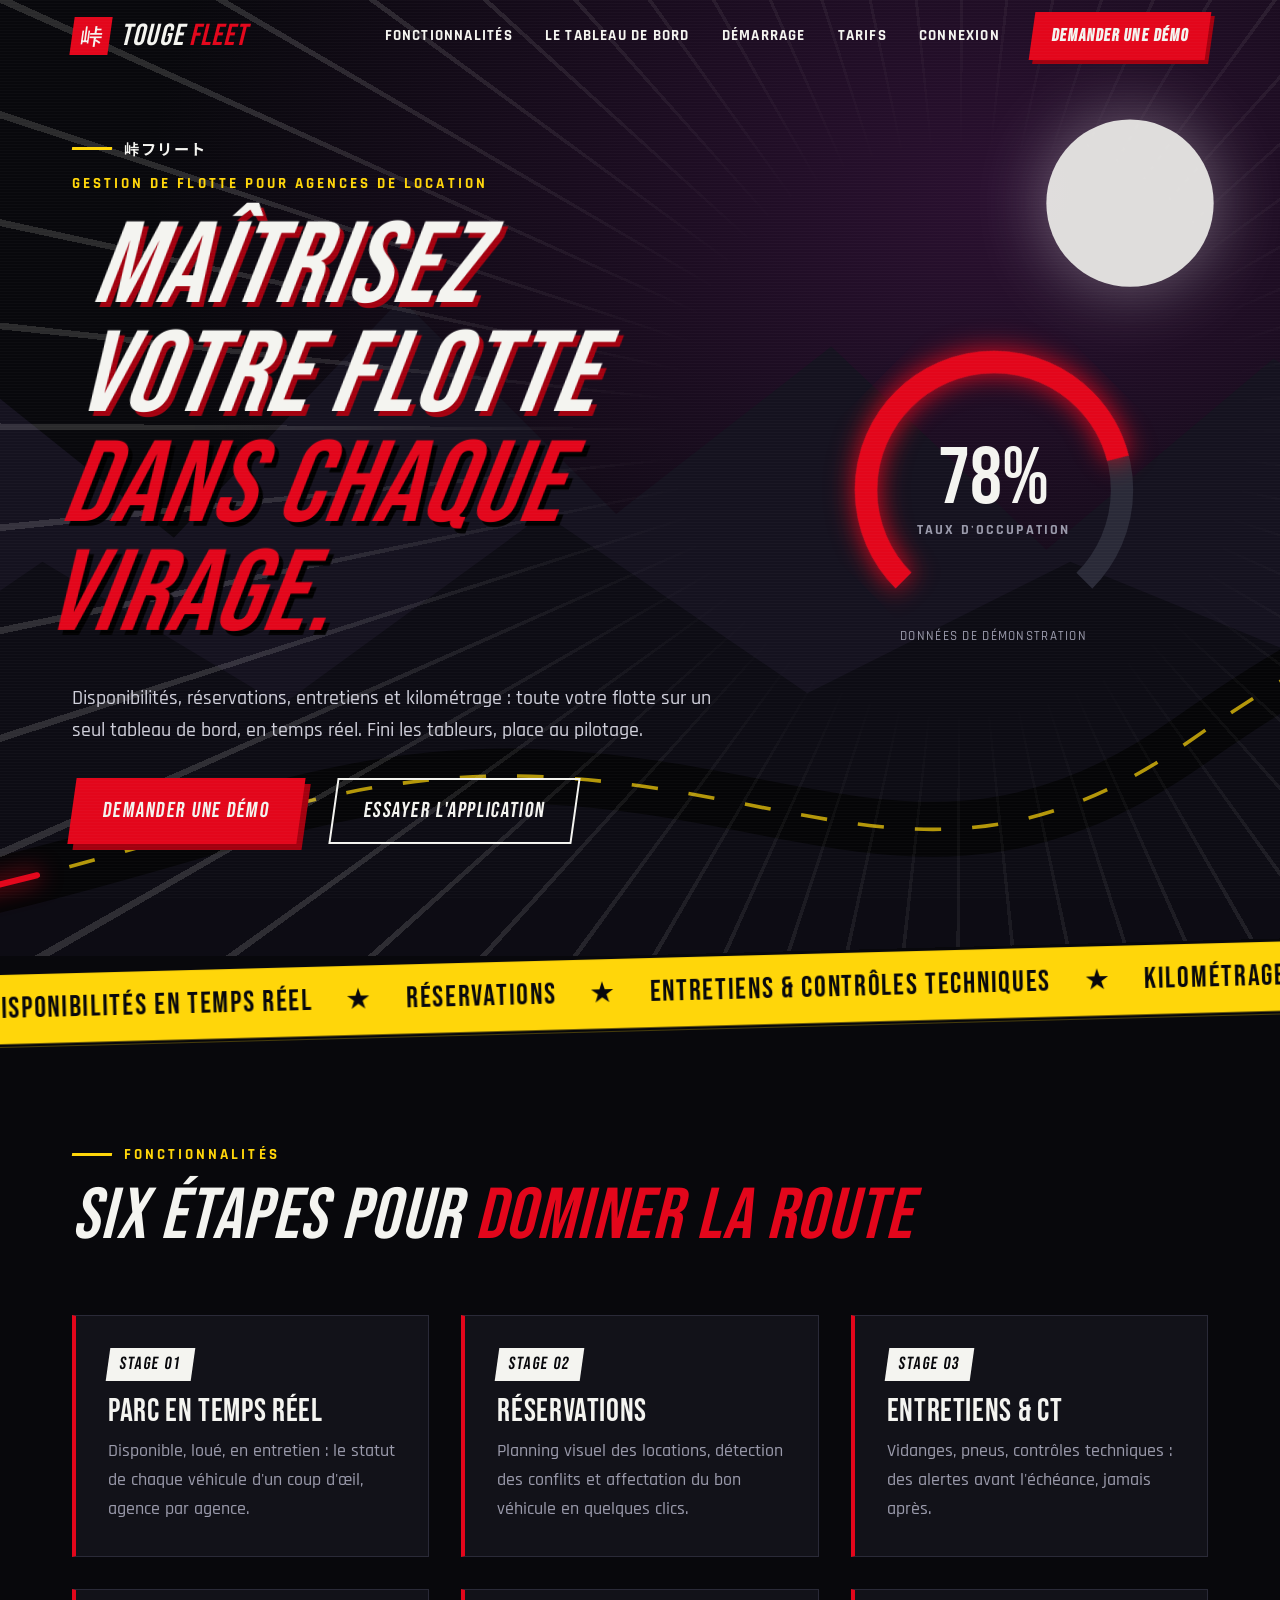
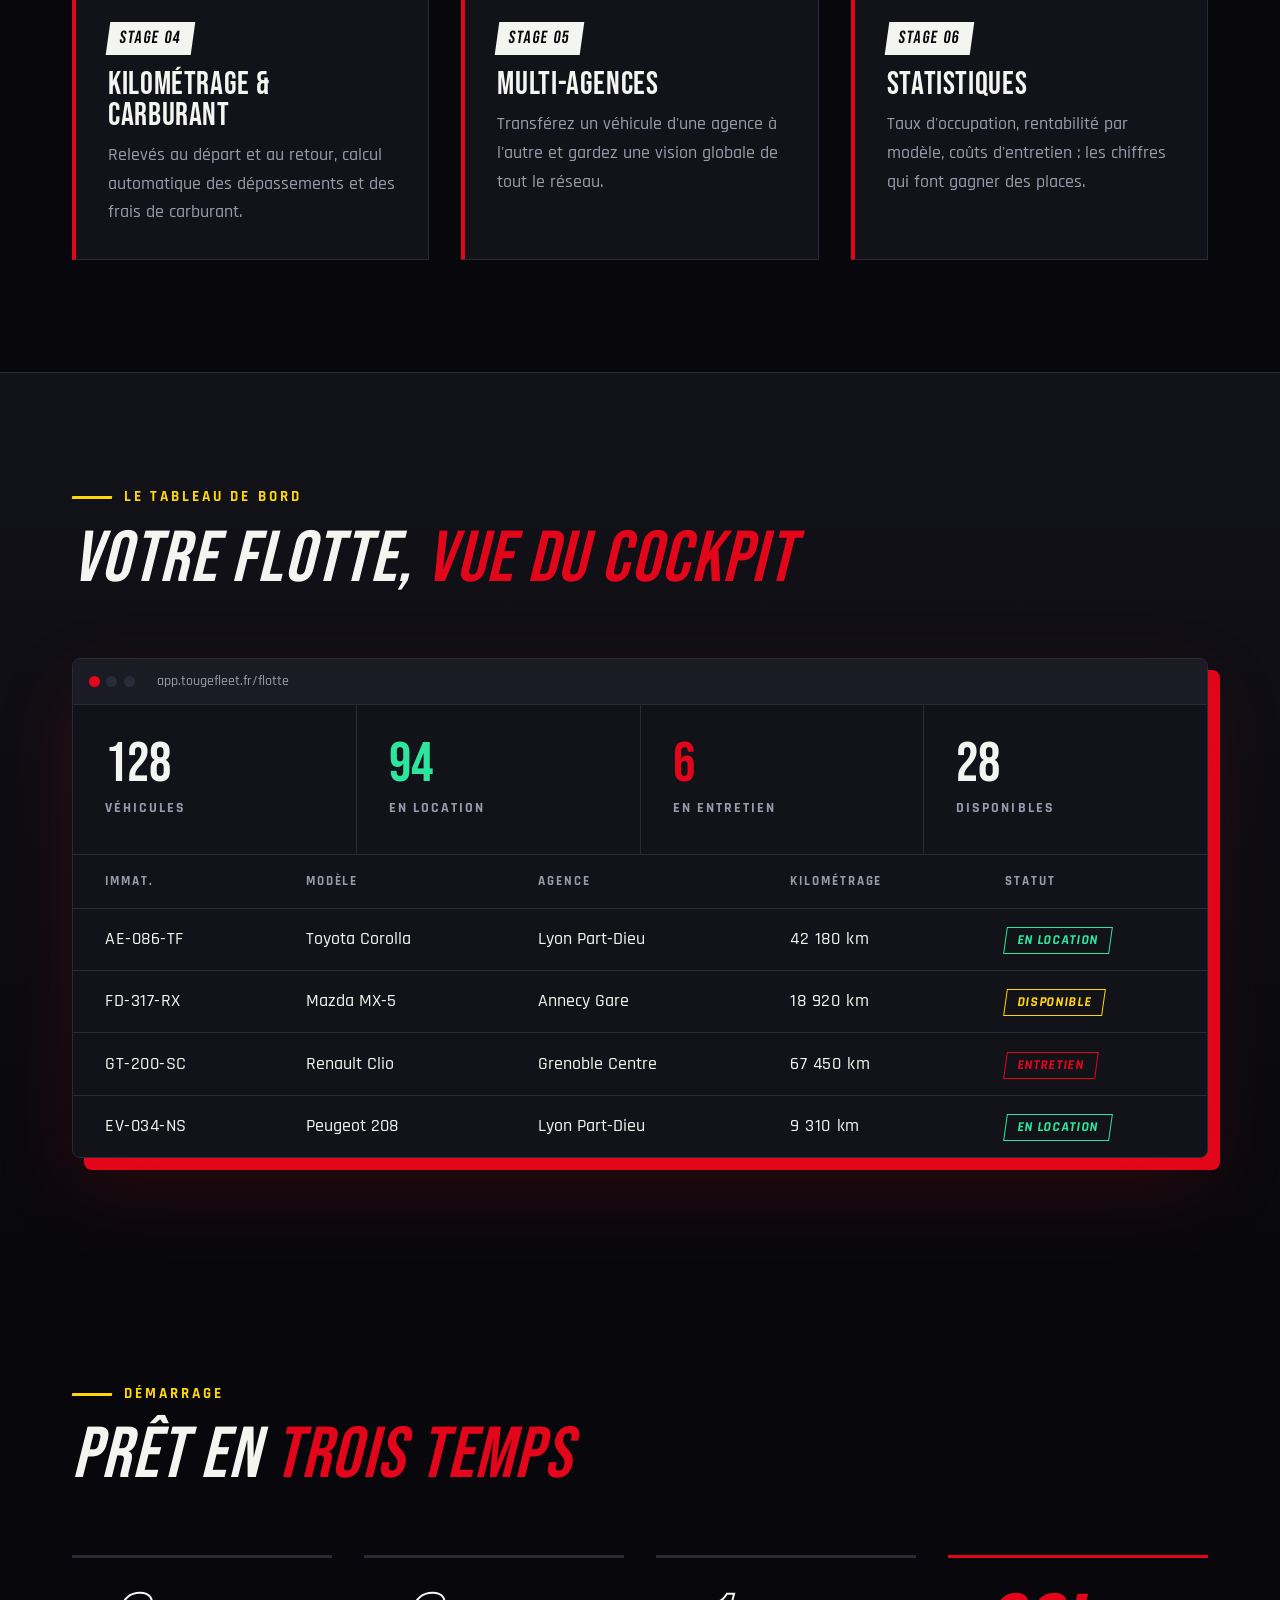
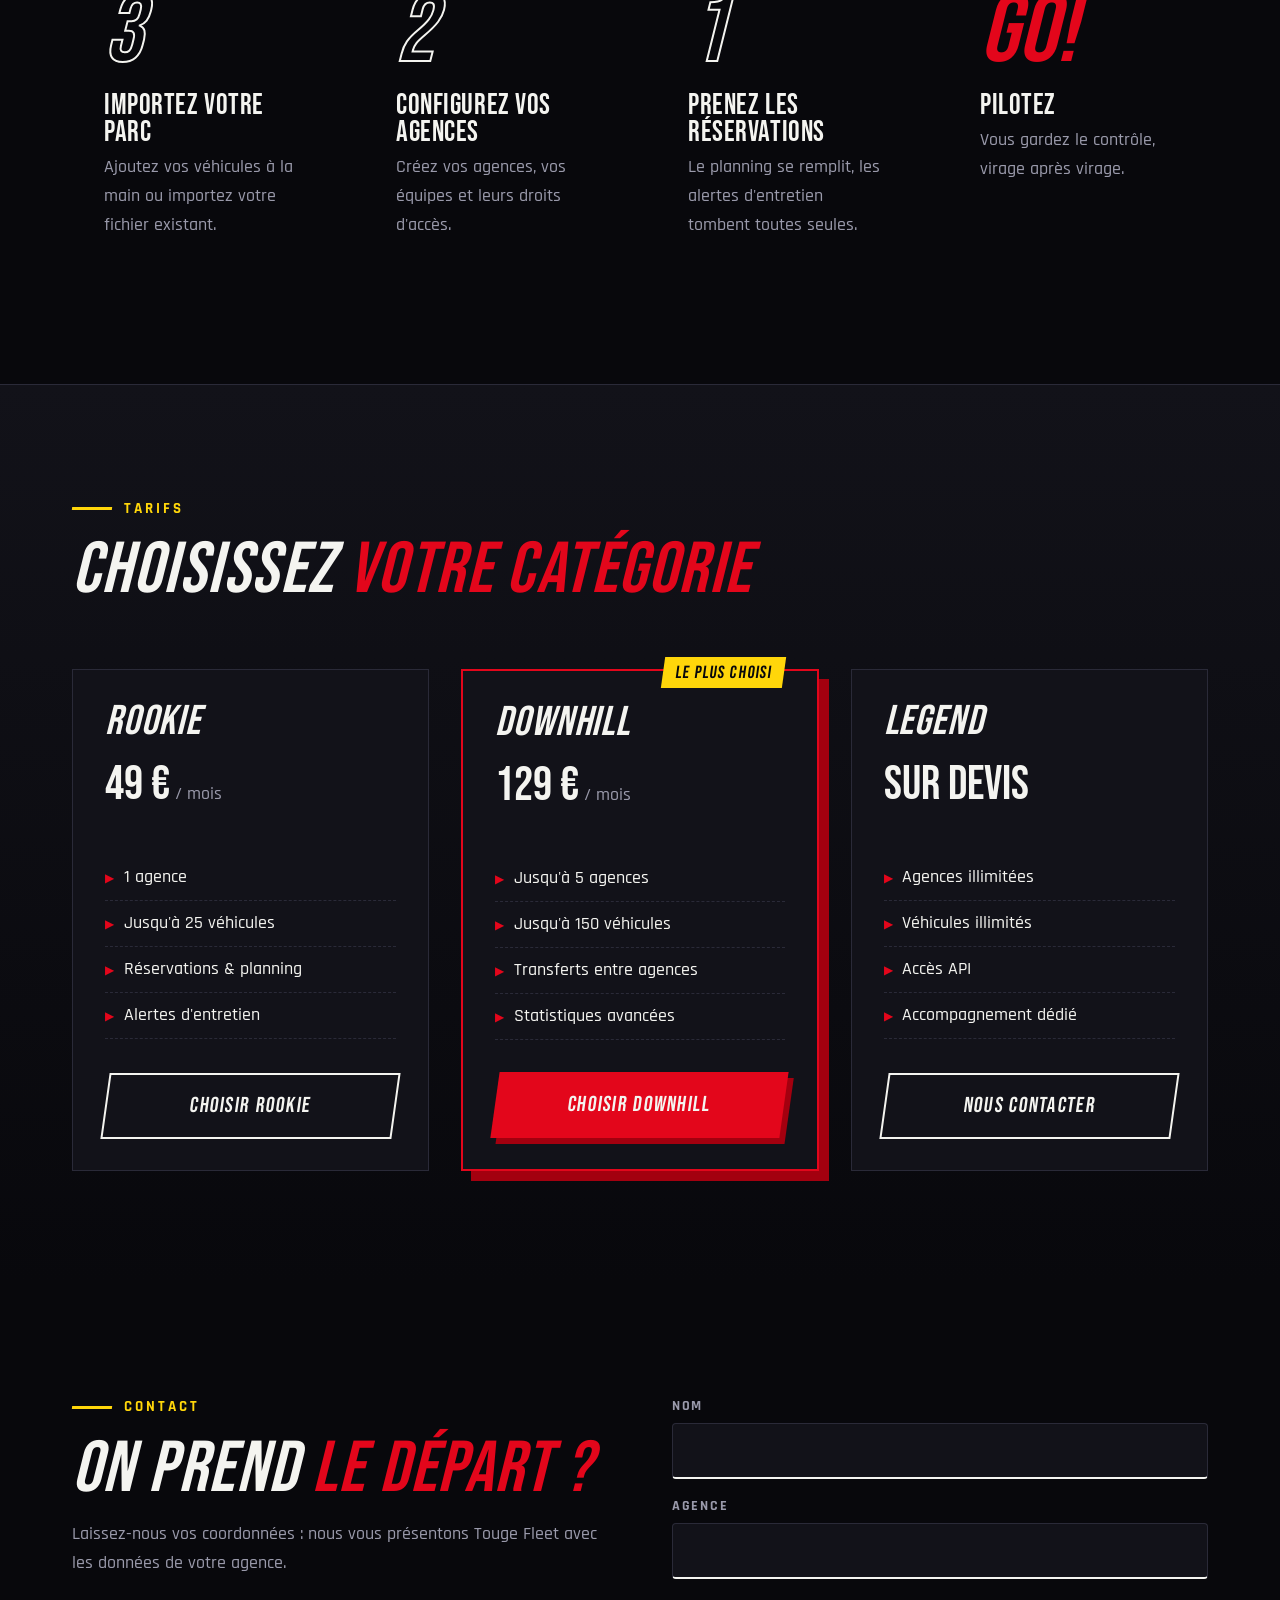
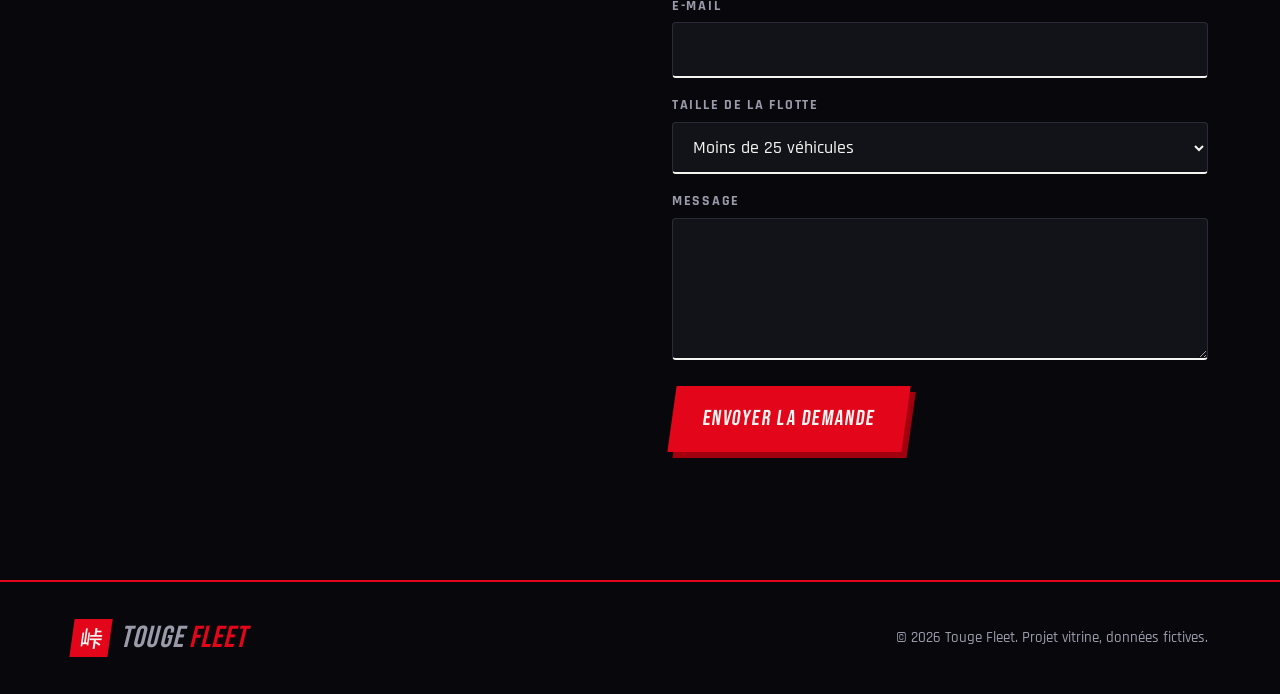
<file: index.html>
<!DOCTYPE html>
<html lang="fr">
<head>
  <meta charset="UTF-8">
  <meta name="viewport" content="width=device-width, initial-scale=1.0">
  <title>Touge Fleet — Gestion de flotte pour agences de location</title>
  <meta name="description" content="Touge Fleet : le logiciel de gestion de flotte automobile pensé pour les agences de location. Disponibilités, réservations, entretiens et kilométrage en temps réel.">

  <!-- Polices -->
  <link rel="preconnect" href="https://fonts.googleapis.com">
  <link rel="preconnect" href="https://fonts.gstatic.com" crossorigin>
  <link href="https://fonts.googleapis.com/css2?family=Bebas+Neue&family=Noto+Sans+JP:wght@900&family=Rajdhani:wght@500;600;700&display=swap" rel="stylesheet">

  <!-- Styles : variables + base → composants → sections -->
  <link rel="stylesheet" href="assets/css/base.css">
  <link rel="stylesheet" href="assets/css/components.css">
  <link rel="stylesheet" href="assets/css/sections.css">

  <script src="assets/js/main.js" defer></script>
  <script src="assets/js/brand.js" defer></script>
</head>
<body>

  <!-- ============ EN-TÊTE ============ -->
  <header class="header" id="top">
    <div class="container header__inner">
      <a href="#top" class="logo" aria-label="Touge Fleet, retour en haut">
        <span class="logo__kanji" aria-hidden="true" data-brand-mark>峠</span>
        <span class="logo__text" data-brand-name>Touge<em>Fleet</em></span>
      </a>

      <button class="nav-toggle" aria-expanded="false" aria-controls="nav" aria-label="Ouvrir le menu">
        <span></span><span></span><span></span>
      </button>

      <nav class="nav" id="nav">
        <a href="#features">Fonctionnalités</a>
        <a href="#dashboard">Le tableau de bord</a>
        <a href="#steps">Démarrage</a>
        <a href="#pricing">Tarifs</a>
        <a href="app/index.html">Connexion</a>
        <a href="#contact" class="btn btn--primary btn--sm">Demander une démo</a>
      </nav>
    </div>
  </header>

  <main>

    <!-- ============ HERO ============ -->
    <section class="hero">
      <div class="hero__bg" aria-hidden="true">
        <!-- Col de montagne de nuit : montagnes, route sinueuse, traînée de phares -->
        <svg class="hero__scene" viewBox="0 0 1440 800" preserveAspectRatio="xMidYMax slice">
          <circle class="hero__moon" cx="1130" cy="170" r="70"/>
          <path class="hero__mountain hero__mountain--far" d="M0 520 L180 330 L330 450 L520 250 L700 430 L880 290 L1060 460 L1250 300 L1440 420 L1440 800 L0 800 Z"/>
          <path class="hero__mountain hero__mountain--near" d="M0 620 L220 470 L420 590 L640 430 L860 580 L1080 470 L1300 560 L1440 500 L1440 800 L0 800 Z"/>
          <path class="hero__road" d="M-40 780 C 300 740, 420 640, 640 650 S 980 760, 1180 620 S 1400 520, 1500 540"/>
          <path class="hero__road-line" d="M-40 780 C 300 740, 420 640, 640 650 S 980 760, 1180 620 S 1400 520, 1500 540"/>
          <path class="hero__trail" d="M-40 780 C 300 740, 420 640, 640 650 S 980 760, 1180 620 S 1400 520, 1500 540"/>
        </svg>
        <div class="speed-lines"></div>
      </div>

      <div class="container hero__inner">
        <div class="hero__content">
          <p class="kicker"><span class="kicker__jp" data-brand-jp>峠フリート</span> Gestion de flotte pour agences de location</p>
          <h1 class="hero__title">
            <span>Maîtrisez</span>
            <span>votre flotte</span>
            <span class="text-accent">dans chaque virage.</span>
          </h1>
          <p class="hero__lead">
            Disponibilités, réservations, entretiens et kilométrage : toute votre flotte
            sur un seul tableau de bord, en temps réel. Fini les tableurs, place au pilotage.
          </p>
          <div class="hero__actions">
            <a href="#contact" class="btn btn--primary">Demander une démo</a>
            <a href="app/index.html" class="btn btn--ghost">Essayer l'application</a>
          </div>
        </div>

        <!-- Compte-tours : taux d'occupation de la flotte (données de démonstration) -->
        <div class="gauge" aria-label="Exemple : taux d'occupation de la flotte de 78 %">
          <svg class="gauge__svg" viewBox="0 0 200 200" aria-hidden="true">
            <circle class="gauge__track" cx="100" cy="100" r="80"/>
            <circle class="gauge__value" cx="100" cy="100" r="80" data-gauge="78"/>
          </svg>
          <div class="gauge__label">
            <strong><span data-count="78">0</span>%</strong>
            <span class="gauge__caption">Taux d'occupation</span>
          </div>
          <p class="gauge__note">Données de démonstration</p>
        </div>
      </div>
    </section>

    <!-- ============ BANDEAU DÉFILANT ============ -->
    <div class="marquee" aria-hidden="true">
      <div class="marquee__track">
        <span>Disponibilités en temps réel</span><span>★</span>
        <span>Réservations</span><span>★</span>
        <span>Entretiens &amp; contrôles techniques</span><span>★</span>
        <span>Kilométrage</span><span>★</span>
        <span>Multi-agences</span><span>★</span>
        <!-- Contenu dupliqué pour une boucle continue -->
        <span>Disponibilités en temps réel</span><span>★</span>
        <span>Réservations</span><span>★</span>
        <span>Entretiens &amp; contrôles techniques</span><span>★</span>
        <span>Kilométrage</span><span>★</span>
        <span>Multi-agences</span><span>★</span>
      </div>
    </div>

    <!-- ============ FONCTIONNALITÉS ============ -->
    <section class="section" id="features">
      <div class="container">
        <header class="section__head reveal">
          <p class="kicker">Fonctionnalités</p>
          <h2 class="section__title">Six étapes pour <span class="text-accent">dominer la route</span></h2>
        </header>

        <div class="grid grid--3">
          <article class="card reveal">
            <span class="card__stage">Stage 01</span>
            <h3 class="card__title">Parc en temps réel</h3>
            <p>Disponible, loué, en entretien : le statut de chaque véhicule d'un coup d'œil, agence par agence.</p>
          </article>
          <article class="card reveal">
            <span class="card__stage">Stage 02</span>
            <h3 class="card__title">Réservations</h3>
            <p>Planning visuel des locations, détection des conflits et affectation du bon véhicule en quelques clics.</p>
          </article>
          <article class="card reveal">
            <span class="card__stage">Stage 03</span>
            <h3 class="card__title">Entretiens &amp; CT</h3>
            <p>Vidanges, pneus, contrôles techniques : des alertes avant l'échéance, jamais après.</p>
          </article>
          <article class="card reveal">
            <span class="card__stage">Stage 04</span>
            <h3 class="card__title">Kilométrage &amp; carburant</h3>
            <p>Relevés au départ et au retour, calcul automatique des dépassements et des frais de carburant.</p>
          </article>
          <article class="card reveal">
            <span class="card__stage">Stage 05</span>
            <h3 class="card__title">Multi-agences</h3>
            <p>Transférez un véhicule d'une agence à l'autre et gardez une vision globale de tout le réseau.</p>
          </article>
          <article class="card reveal">
            <span class="card__stage">Stage 06</span>
            <h3 class="card__title">Statistiques</h3>
            <p>Taux d'occupation, rentabilité par modèle, coûts d'entretien : les chiffres qui font gagner des places.</p>
          </article>
        </div>
      </div>
    </section>

    <!-- ============ APERÇU DU TABLEAU DE BORD ============ -->
    <section class="section section--dark" id="dashboard">
      <div class="container">
        <header class="section__head reveal">
          <p class="kicker">Le tableau de bord</p>
          <h2 class="section__title">Votre flotte, <span class="text-accent">vue du cockpit</span></h2>
        </header>

        <!-- Maquette statique : sera alimentée par PHP / base de données plus tard -->
        <div class="dashboard reveal">
          <div class="dashboard__bar">
            <span class="dot"></span><span class="dot"></span><span class="dot"></span>
            <span class="dashboard__url" data-brand-url>app.tougefleet.fr/flotte</span>
          </div>

          <div class="dashboard__stats">
            <div class="stat"><strong data-count="128">0</strong><span>Véhicules</span></div>
            <div class="stat stat--ok"><strong data-count="94">0</strong><span>En location</span></div>
            <div class="stat stat--warn"><strong data-count="6">0</strong><span>En entretien</span></div>
            <div class="stat"><strong data-count="28">0</strong><span>Disponibles</span></div>
          </div>

          <div class="table-wrap">
            <table class="table">
              <thead>
                <tr>
                  <th>Immat.</th>
                  <th>Modèle</th>
                  <th>Agence</th>
                  <th>Kilométrage</th>
                  <th>Statut</th>
                </tr>
              </thead>
              <tbody>
                <tr>
                  <td class="mono">AE-086-TF</td>
                  <td>Toyota Corolla</td>
                  <td>Lyon Part-Dieu</td>
                  <td class="mono">42 180 km</td>
                  <td><span class="badge badge--ok">En location</span></td>
                </tr>
                <tr>
                  <td class="mono">FD-317-RX</td>
                  <td>Mazda MX-5</td>
                  <td>Annecy Gare</td>
                  <td class="mono">18 920 km</td>
                  <td><span class="badge badge--free">Disponible</span></td>
                </tr>
                <tr>
                  <td class="mono">GT-200-SC</td>
                  <td>Renault Clio</td>
                  <td>Grenoble Centre</td>
                  <td class="mono">67 450 km</td>
                  <td><span class="badge badge--warn">Entretien</span></td>
                </tr>
                <tr>
                  <td class="mono">EV-034-NS</td>
                  <td>Peugeot 208</td>
                  <td>Lyon Part-Dieu</td>
                  <td class="mono">9 310 km</td>
                  <td><span class="badge badge--ok">En location</span></td>
                </tr>
              </tbody>
            </table>
          </div>
        </div>
      </div>
    </section>

    <!-- ============ DÉMARRAGE (compte à rebours) ============ -->
    <section class="section" id="steps">
      <div class="container">
        <header class="section__head reveal">
          <p class="kicker">Démarrage</p>
          <h2 class="section__title">Prêt en <span class="text-accent">trois temps</span></h2>
        </header>

        <ol class="steps">
          <li class="step reveal">
            <span class="step__num">3</span>
            <h3>Importez votre parc</h3>
            <p>Ajoutez vos véhicules à la main ou importez votre fichier existant.</p>
          </li>
          <li class="step reveal">
            <span class="step__num">2</span>
            <h3>Configurez vos agences</h3>
            <p>Créez vos agences, vos équipes et leurs droits d'accès.</p>
          </li>
          <li class="step reveal">
            <span class="step__num">1</span>
            <h3>Prenez les réservations</h3>
            <p>Le planning se remplit, les alertes d'entretien tombent toutes seules.</p>
          </li>
          <li class="step step--go reveal">
            <span class="step__num">GO!</span>
            <h3>Pilotez</h3>
            <p>Vous gardez le contrôle, virage après virage.</p>
          </li>
        </ol>
      </div>
    </section>

    <!-- ============ TARIFS ============ -->
    <section class="section section--dark" id="pricing">
      <div class="container">
        <header class="section__head reveal">
          <p class="kicker">Tarifs</p>
          <h2 class="section__title">Choisissez <span class="text-accent">votre catégorie</span></h2>
        </header>

        <div class="grid grid--3">
          <article class="plan reveal">
            <h3 class="plan__name">Rookie</h3>
            <p class="plan__price"><strong>49 €</strong> / mois</p>
            <ul class="plan__list">
              <li>1 agence</li>
              <li>Jusqu'à 25 véhicules</li>
              <li>Réservations &amp; planning</li>
              <li>Alertes d'entretien</li>
            </ul>
            <a href="#contact" class="btn btn--ghost">Choisir Rookie</a>
          </article>

          <article class="plan plan--featured reveal">
            <span class="plan__tag">Le plus choisi</span>
            <h3 class="plan__name">Downhill</h3>
            <p class="plan__price"><strong>129 €</strong> / mois</p>
            <ul class="plan__list">
              <li>Jusqu'à 5 agences</li>
              <li>Jusqu'à 150 véhicules</li>
              <li>Transferts entre agences</li>
              <li>Statistiques avancées</li>
            </ul>
            <a href="#contact" class="btn btn--primary">Choisir Downhill</a>
          </article>

          <article class="plan reveal">
            <h3 class="plan__name">Legend</h3>
            <p class="plan__price"><strong>Sur devis</strong></p>
            <ul class="plan__list">
              <li>Agences illimitées</li>
              <li>Véhicules illimités</li>
              <li>Accès API</li>
              <li>Accompagnement dédié</li>
            </ul>
            <a href="#contact" class="btn btn--ghost">Nous contacter</a>
          </article>
        </div>
      </div>
    </section>

    <!-- ============ CONTACT ============ -->
    <section class="section" id="contact">
      <div class="container contact">
        <div class="contact__intro reveal">
          <p class="kicker">Contact</p>
          <h2 class="section__title">On prend <span class="text-accent">le départ ?</span></h2>
          <p>Laissez-nous vos coordonnées : nous vous présentons <span data-brand-plain>Touge Fleet</span> avec les données de votre agence.</p>
        </div>

        <!-- Formulaire vitrine : l'envoi sera géré en PHP (contact.php) dans un second temps -->
        <form class="form reveal" id="contact-form" action="#" method="post" novalidate>
          <div class="form__row">
            <label for="name">Nom</label>
            <input type="text" id="name" name="name" autocomplete="name" required>
          </div>
          <div class="form__row">
            <label for="agency">Agence</label>
            <input type="text" id="agency" name="agency" autocomplete="organization" required>
          </div>
          <div class="form__row">
            <label for="email">E-mail</label>
            <input type="email" id="email" name="email" autocomplete="email" required>
          </div>
          <div class="form__row">
            <label for="fleet">Taille de la flotte</label>
            <select id="fleet" name="fleet">
              <option>Moins de 25 véhicules</option>
              <option>25 à 150 véhicules</option>
              <option>Plus de 150 véhicules</option>
            </select>
          </div>
          <div class="form__row">
            <label for="message">Message</label>
            <textarea id="message" name="message" rows="4"></textarea>
          </div>
          <button type="submit" class="btn btn--primary">Envoyer la demande</button>
          <p class="form__feedback" role="status" aria-live="polite"></p>
        </form>
      </div>
    </section>

  </main>

  <!-- ============ PIED DE PAGE ============ -->
  <footer class="footer">
    <div class="container footer__inner">
      <a href="#top" class="logo">
        <span class="logo__kanji" aria-hidden="true" data-brand-mark>峠</span>
        <span class="logo__text" data-brand-name>Touge<em>Fleet</em></span>
      </a>
      <p>&copy; <span data-year></span> <span data-brand-plain>Touge Fleet</span>. Projet vitrine, données fictives.</p>
    </div>
  </footer>

</body>
</html>
</file>
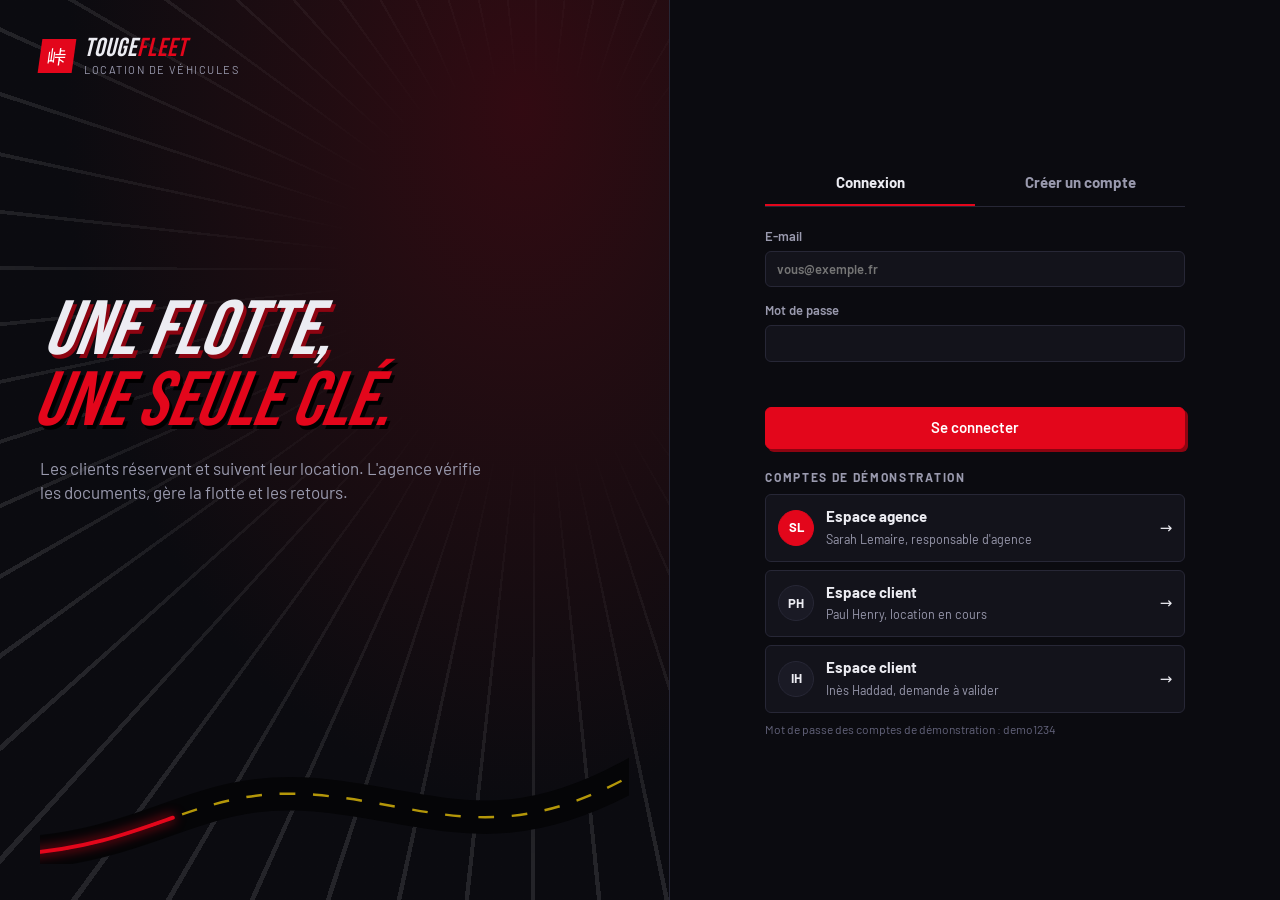
<file: app/index.html>
<!DOCTYPE html>
<html lang="fr">
<head>
  <meta charset="UTF-8">
  <meta name="viewport" content="width=device-width, initial-scale=1.0">
  <title>Touge Fleet Console</title>

  <!-- Polices -->
  <link rel="preconnect" href="https://fonts.googleapis.com">
  <link rel="preconnect" href="https://fonts.gstatic.com" crossorigin>
  <link rel="stylesheet" href="https://fonts.googleapis.com/css2?family=Barlow:wght@400;500;600;700&family=Barlow+Semi+Condensed:wght@600;700&family=Bebas+Neue&display=swap">
  <link rel="stylesheet" href="https://fonts.googleapis.com/css2?family=Noto+Sans+JP:wght@900&text=%E5%B3%A0&display=swap">

  <!-- Styles : variables → mise en page → composants → vues → fenêtres → mobile -->
  <link rel="stylesheet" href="css/base.css">
  <link rel="stylesheet" href="css/layout.css">
  <link rel="stylesheet" href="css/components.css">
  <link rel="stylesheet" href="css/views.css">
  <link rel="stylesheet" href="css/panels.css">
  <link rel="stylesheet" href="css/brand.css">
  <link rel="stylesheet" href="css/responsive.css">

  <!-- Scripts : l'ordre compte (constantes et données d'abord, événements en dernier) -->
  <script src="js/config.js" defer></script>
  <script src="js/format.js" defer></script>
  <script src="js/brand.js" defer></script>
  <script src="js/data.js" defer></script>
  <script src="js/rules.js" defer></script>
  <script src="js/images.js" defer></script>
  <script src="js/components.js" defer></script>
  <script src="js/views-agence.js" defer></script>
  <script src="js/views-client.js" defer></script>
  <script src="js/views-brand.js" defer></script>
  <script src="js/panels.js" defer></script>
  <script src="js/app.js" defer></script>
  <script src="js/events.js" defer></script>
</head>
<body>
  <!-- Toute l'interface est générée par js/app.js -->
  <div id="app"></div>
  <div id="layer"></div>
  <div id="toast-slot" aria-live="polite"></div>
</body>
</html>
</file>
<file: assets/css/base.css>
/* =========================================================
   BASE : variables, reset, typographie, utilitaires
   ========================================================= */

:root {
  /* Couleurs : nuit sur le col, phares et feux arrière */
  --c-night:      #08080c;
  --c-asphalt:    #121219;
  --c-asphalt-2:  #1b1b25;
  --c-line:       #2a2a38;
  --c-white:      #f4f4f0;
  --c-muted:      #9a9aab;
  --c-red:        #e3061b;   /* feux arrière / accent principal */
  --c-red-dark:   #a3000f;
  --c-yellow:     #ffd60a;   /* phares / lignes de route */
  --c-green:      #2ee59d;

  /* Typographie */
  --f-display: "Bebas Neue", "Arial Narrow", sans-serif;
  --f-body:    "Rajdhani", "Segoe UI", sans-serif;
  --f-jp:      "Noto Sans JP", sans-serif;

  /* Espacements et formes */
  --space-xs: .5rem;
  --space-sm: 1rem;
  --space-md: 2rem;
  --space-lg: 4rem;
  --space-xl: 7rem;
  --radius:   4px;
  --skew:     -8deg;          /* inclinaison "vitesse" utilisée partout */
  --container: 1200px;
  --header-h: 72px;

  --transition: .25s ease;
}

/* ---------- Reset léger ---------- */
*,
*::before,
*::after { box-sizing: border-box; }

* { margin: 0; padding: 0; }

html { scroll-behavior: smooth; scroll-padding-top: var(--header-h); }

body {
  min-height: 100vh;
  background: var(--c-night);
  color: var(--c-white);
  font-family: var(--f-body);
  font-size: 1.125rem;
  font-weight: 500;
  line-height: 1.6;
  -webkit-font-smoothing: antialiased;
  overflow-x: hidden;
}

/* Lignes de balayage façon vieil écran CRT, très discrètes */
body::after {
  content: "";
  position: fixed;
  inset: 0;
  pointer-events: none;
  z-index: 100;
  background: repeating-linear-gradient(
    to bottom,
    rgba(255, 255, 255, .025) 0 1px,
    transparent 1px 3px
  );
}

img, svg { display: block; max-width: 100%; }

a { color: inherit; text-decoration: none; }

ul, ol { list-style: none; }

button, input, select, textarea { font: inherit; color: inherit; }

/* ---------- Typographie ---------- */
h1, h2, h3 {
  font-family: var(--f-display);
  font-weight: 400;
  line-height: .95;
  letter-spacing: .02em;
  text-transform: uppercase;
}

p { max-width: 65ch; }

.text-accent { color: var(--c-red); }

.mono { font-variant-numeric: tabular-nums; letter-spacing: .03em; }

/* ---------- Utilitaires ---------- */
.container {
  width: 100%;
  max-width: var(--container);
  margin-inline: auto;
  padding-inline: var(--space-sm);
}

@media (min-width: 768px) {
  .container { padding-inline: var(--space-md); }
}

.grid { display: grid; gap: var(--space-md); }

@media (min-width: 768px) {
  .grid--3 { grid-template-columns: repeat(2, 1fr); }
}

@media (min-width: 1024px) {
  .grid--3 { grid-template-columns: repeat(3, 1fr); }
}

:focus-visible {
  outline: 2px solid var(--c-yellow);
  outline-offset: 3px;
}

/* Respecte les utilisateurs qui désactivent les animations */
@media (prefers-reduced-motion: reduce) {
  html { scroll-behavior: auto; }
  *,
  *::before,
  *::after {
    animation-duration: .01ms !important;
    animation-iteration-count: 1 !important;
    transition-duration: .01ms !important;
  }
}
</file>
<file: assets/css/components.css>
/* =========================================================
   COMPOSANTS réutilisables : logo, boutons, cartes, badges...
   ========================================================= */

/* ---------- Logo ---------- */
.logo {
  display: inline-flex;
  align-items: center;
  gap: .6rem;
}

.logo__kanji {
  display: grid;
  place-items: center;
  width: 2.4rem;
  height: 2.4rem;
  background: var(--c-red);
  color: var(--c-white);
  font-family: var(--f-jp);
  font-size: 1.4rem;
  transform: skewX(var(--skew));
}

.logo__text {
  font-family: var(--f-display);
  font-size: 1.9rem;
  letter-spacing: .04em;
  text-transform: uppercase;
  font-style: italic;
}

.logo__text em {
  color: var(--c-red);
  margin-left: .15em;
}

/* ---------- Surtitre ---------- */
.kicker {
  display: flex;
  align-items: center;
  flex-wrap: wrap;
  gap: .75rem;
  margin-bottom: var(--space-sm);
  color: var(--c-yellow);
  font-weight: 700;
  font-size: .95rem;
  letter-spacing: .2em;
  text-transform: uppercase;
}

.kicker::before {
  content: "";
  width: 2.5rem;
  height: 3px;
  background: var(--c-yellow);
  transform: skewX(var(--skew));
}

.kicker__jp {
  font-family: var(--f-jp);
  letter-spacing: .1em;
  color: var(--c-white);
}

/* ---------- Boutons ---------- */
.btn {
  position: relative;
  display: inline-flex;
  align-items: center;
  justify-content: center;
  padding: .85rem 1.8rem;
  border: 2px solid transparent;
  font-family: var(--f-display);
  font-size: 1.35rem;
  letter-spacing: .06em;
  text-transform: uppercase;
  cursor: pointer;
  transform: skewX(var(--skew));
  transition: background var(--transition), color var(--transition), transform var(--transition), box-shadow var(--transition);
}

.btn:hover { transform: skewX(var(--skew)) translateX(4px); }

.btn--primary {
  background: var(--c-red);
  color: var(--c-white);
  box-shadow: 6px 6px 0 var(--c-red-dark);
}

.btn--primary:hover { box-shadow: 2px 2px 0 var(--c-red-dark); }

.btn--ghost {
  border-color: var(--c-white);
  background: transparent;
}

.btn--ghost:hover {
  background: var(--c-white);
  color: var(--c-night);
}

.btn--sm {
  padding: .5rem 1.1rem;
  font-size: 1.1rem;
  box-shadow: 4px 4px 0 var(--c-red-dark);
}

/* ---------- Lignes de vitesse façon manga ---------- */
.speed-lines {
  position: absolute;
  inset: 0;
  opacity: .14;
  background: repeating-conic-gradient(
    from 0deg at 75% 45%,
    var(--c-white) 0deg .4deg,
    transparent .4deg 6deg
  );
  -webkit-mask-image: radial-gradient(circle at 75% 45%, transparent 25%, #000 70%);
          mask-image: radial-gradient(circle at 75% 45%, transparent 25%, #000 70%);
}

/* ---------- Bandeau défilant ---------- */
.marquee {
  overflow: hidden;
  background: var(--c-yellow);
  color: var(--c-night);
  border-block: 3px solid var(--c-night);
  transform: rotate(-1.5deg) scale(1.02);
}

.marquee__track {
  display: flex;
  gap: 2rem;
  width: max-content;
  padding-block: .7rem;
  font-family: var(--f-display);
  font-size: 1.8rem;
  letter-spacing: .05em;
  text-transform: uppercase;
  white-space: nowrap;
  animation: marquee 30s linear infinite;
}

@keyframes marquee {
  to { transform: translateX(-50%); }
}

/* ---------- Cartes (fonctionnalités) ---------- */
.card {
  position: relative;
  padding: var(--space-md);
  background: var(--c-asphalt);
  border: 1px solid var(--c-line);
  border-left: 4px solid var(--c-red);
  transition: transform var(--transition), border-color var(--transition);
}

.card:hover {
  transform: translateY(-6px);
  border-color: var(--c-red);
}

.card__stage {
  display: inline-block;
  margin-bottom: var(--space-sm);
  padding: .15rem .7rem;
  background: var(--c-white);
  color: var(--c-night);
  font-family: var(--f-display);
  font-size: 1.1rem;
  letter-spacing: .08em;
  transform: skewX(var(--skew));
}

.card__title {
  margin-bottom: .6rem;
  font-size: 2rem;
}

.card p { color: var(--c-muted); }

/* ---------- Badges de statut ---------- */
.badge {
  display: inline-block;
  padding: .1rem .7rem;
  font-size: .85rem;
  font-weight: 700;
  letter-spacing: .05em;
  text-transform: uppercase;
  border: 1px solid currentColor;
  transform: skewX(var(--skew));
}

.badge--ok   { color: var(--c-green); }
.badge--free { color: var(--c-yellow); }
.badge--warn { color: var(--c-red); }

/* ---------- Compte-tours ---------- */
.gauge {
  position: relative;
  width: min(320px, 80vw);
  aspect-ratio: 1;
  margin-inline: auto;
}

.gauge__svg {
  width: 100%;
  height: 100%;
  transform: rotate(135deg);   /* l'arc démarre en bas à gauche */
}

.gauge__track,
.gauge__value {
  fill: none;
  stroke-width: 14;
  stroke-dasharray: 377 503;   /* 3/4 de cercle : 2πr × 0,75 ≈ 377 */
}

.gauge__track { stroke: var(--c-line); }

.gauge__value {
  stroke: var(--c-red);
  stroke-dashoffset: 377;      /* vide au départ, rempli en JS */
  transition: stroke-dashoffset 1.6s cubic-bezier(.2, .8, .2, 1);
  filter: drop-shadow(0 0 8px var(--c-red));
}

.gauge__label {
  position: absolute;
  inset: 0;
  display: grid;
  place-content: center;
  text-align: center;
}

.gauge__label strong {
  font-family: var(--f-display);
  font-size: 5rem;
  font-weight: 400;
  line-height: 1;
}

.gauge__caption {
  color: var(--c-muted);
  font-weight: 700;
  font-size: .9rem;
  letter-spacing: .15em;
  text-transform: uppercase;
}

.gauge__note {
  margin-top: -1.5rem;
  text-align: center;
  color: var(--c-muted);
  font-size: .8rem;
  letter-spacing: .1em;
  text-transform: uppercase;
}

/* ---------- Formulaire ---------- */
.form__row { margin-bottom: var(--space-sm); }

.form label {
  display: block;
  margin-bottom: .3rem;
  font-weight: 700;
  font-size: .9rem;
  letter-spacing: .12em;
  text-transform: uppercase;
  color: var(--c-muted);
}

.form input,
.form select,
.form textarea {
  width: 100%;
  padding: .75rem 1rem;
  background: var(--c-asphalt);
  border: 1px solid var(--c-line);
  border-bottom: 2px solid var(--c-white);
  border-radius: var(--radius);
  transition: border-color var(--transition);
}

.form input:focus,
.form select:focus,
.form textarea:focus {
  outline: none;
  border-bottom-color: var(--c-red);
}

.form .is-invalid { border-bottom-color: var(--c-red); background: #1f0d10; }

.form__feedback {
  margin-top: var(--space-sm);
  font-weight: 700;
  color: var(--c-green);
}

.form__feedback.is-error { color: var(--c-red); }

/* ---------- Apparition au défilement ---------- */
.reveal {
  opacity: 0;
  transform: translateY(30px);
  transition: opacity .7s ease, transform .7s ease;
}

.reveal.is-visible {
  opacity: 1;
  transform: none;
}
</file>
<file: assets/css/sections.css>
/* =========================================================
   SECTIONS de la page, dans l'ordre du HTML
   ========================================================= */

/* ---------- En-tête ---------- */
.header {
  position: fixed;
  inset: 0 0 auto;
  z-index: 50;
  height: var(--header-h);
  transition: background var(--transition), box-shadow var(--transition);
}

.header.is-scrolled {
  background: rgba(8, 8, 12, .92);
  backdrop-filter: blur(8px);
  box-shadow: 0 2px 0 var(--c-red);
}

.header__inner {
  display: flex;
  align-items: center;
  justify-content: space-between;
  height: 100%;
}

.nav {
  display: flex;
  align-items: center;
  gap: var(--space-md);
  font-weight: 700;
  letter-spacing: .08em;
  text-transform: uppercase;
  font-size: .95rem;
}

.nav a:not(.btn) {
  position: relative;
  padding-block: .3rem;
}

.nav a:not(.btn)::after {
  content: "";
  position: absolute;
  left: 0;
  bottom: 0;
  width: 100%;
  height: 2px;
  background: var(--c-red);
  transform: scaleX(0);
  transform-origin: left;
  transition: transform var(--transition);
}

.nav a:not(.btn):hover::after { transform: scaleX(1); }

/* Bouton burger (mobile) */
.nav-toggle {
  display: none;
  flex-direction: column;
  gap: 5px;
  padding: .5rem;
  background: none;
  border: 0;
  cursor: pointer;
}

.nav-toggle span {
  width: 26px;
  height: 3px;
  background: var(--c-white);
  transition: transform var(--transition), opacity var(--transition);
}

.nav-toggle[aria-expanded="true"] span:nth-child(1) { transform: translateY(8px) rotate(45deg); }
.nav-toggle[aria-expanded="true"] span:nth-child(2) { opacity: 0; }
.nav-toggle[aria-expanded="true"] span:nth-child(3) { transform: translateY(-8px) rotate(-45deg); }

@media (max-width: 900px) {
  .nav-toggle { display: flex; }

  .nav {
    position: fixed;
    inset: var(--header-h) 0 auto;
    flex-direction: column;
    align-items: flex-start;
    gap: var(--space-sm);
    padding: var(--space-md) var(--space-sm);
    background: var(--c-night);
    border-bottom: 2px solid var(--c-red);
    transform: translateY(-120%);
    transition: transform var(--transition);
  }

  .nav.is-open { transform: none; }
}

/* ---------- Hero ---------- */
.hero {
  position: relative;
  display: flex;
  align-items: center;
  min-height: 100vh;
  padding-block: calc(var(--header-h) + var(--space-lg)) var(--space-xl);
  overflow: hidden;
}

.hero__bg {
  position: absolute;
  inset: 0;
  background: radial-gradient(ellipse at 78% 20%, #2a1030 0%, var(--c-night) 60%);
}

.hero__scene {
  position: absolute;
  inset: 0;
  width: 100%;
  height: 100%;
}

.hero__moon                { fill: var(--c-white); opacity: .9; filter: drop-shadow(0 0 30px rgba(255, 255, 255, .4)); }
.hero__mountain--far       { fill: #15121f; }
.hero__mountain--near      { fill: #0d0c14; }
.hero__road                { fill: none; stroke: #050507; stroke-width: 46; }
.hero__road-line           { fill: none; stroke: var(--c-yellow); stroke-width: 3; stroke-dasharray: 22 26; opacity: .7; }

/* Traînée de phares qui parcourt la route en boucle */
.hero__trail {
  fill: none;
  stroke: var(--c-red);
  stroke-width: 5;
  stroke-linecap: round;
  stroke-dasharray: 260 2400;
  filter: drop-shadow(0 0 10px var(--c-red));
  animation: trail 4.5s linear infinite;
}

@keyframes trail {
  from { stroke-dashoffset: 2660; }
  to   { stroke-dashoffset: 0; }
}

.hero__inner {
  position: relative;
  display: grid;
  gap: var(--space-lg);
  align-items: center;
}

@media (min-width: 1024px) {
  .hero__inner { grid-template-columns: 1.5fr 1fr; }
}

.hero__title {
  display: flex;
  flex-direction: column;
  margin-bottom: var(--space-md);
  font-size: clamp(3.5rem, 9vw, 7.5rem);
  font-style: italic;
  transform: skewX(var(--skew));
  text-shadow: 5px 5px 0 var(--c-red-dark);
}

.hero__title .text-accent { text-shadow: 5px 5px 0 #000; }

/* Chaque ligne du titre arrive comme un dérapage */
.hero__title span {
  animation: drift-in .8s cubic-bezier(.2, .9, .2, 1) both;
}
.hero__title span:nth-child(2) { animation-delay: .15s; }
.hero__title span:nth-child(3) { animation-delay: .3s; }

@keyframes drift-in {
  from { opacity: 0; transform: translateX(-80px) skewX(-25deg); }
}

.hero__lead {
  margin-bottom: var(--space-md);
  color: #cfcfda;
  font-size: 1.25rem;
}

.hero__actions {
  display: flex;
  flex-wrap: wrap;
  gap: var(--space-sm) var(--space-md);
}

/* ---------- Sections génériques ---------- */
.section {
  position: relative;
  padding-block: var(--space-xl);
}

.section--dark {
  background:
    linear-gradient(180deg, var(--c-asphalt) 0%, var(--c-night) 100%);
  border-top: 1px solid var(--c-line);
}

.section__head { margin-bottom: var(--space-lg); }

.section__title {
  font-size: clamp(2.6rem, 6vw, 4.5rem);
  font-style: italic;
}

/* ---------- Tableau de bord (maquette) ---------- */
.dashboard {
  background: var(--c-asphalt);
  border: 1px solid var(--c-line);
  border-radius: 8px;
  box-shadow: 0 30px 80px rgba(227, 6, 27, .15), 12px 12px 0 var(--c-red);
  overflow: hidden;
}

.dashboard__bar {
  display: flex;
  align-items: center;
  gap: .4rem;
  padding: .7rem 1rem;
  background: var(--c-asphalt-2);
  border-bottom: 1px solid var(--c-line);
}

.dashboard__bar .dot {
  width: 11px;
  height: 11px;
  border-radius: 50%;
  background: var(--c-line);
}

.dashboard__bar .dot:first-child { background: var(--c-red); }

.dashboard__url {
  margin-left: var(--space-sm);
  color: var(--c-muted);
  font-size: .9rem;
}

.dashboard__stats {
  display: grid;
  grid-template-columns: repeat(2, 1fr);
  gap: 1px;
  background: var(--c-line);
}

@media (min-width: 768px) {
  .dashboard__stats { grid-template-columns: repeat(4, 1fr); }
}

.stat {
  padding: var(--space-md);
  background: var(--c-asphalt);
}

.stat strong {
  display: block;
  font-family: var(--f-display);
  font-size: 3.5rem;
  font-weight: 400;
  line-height: 1;
}

.stat span {
  color: var(--c-muted);
  font-weight: 700;
  font-size: .85rem;
  letter-spacing: .15em;
  text-transform: uppercase;
}

.stat--ok strong   { color: var(--c-green); }
.stat--warn strong { color: var(--c-red); }

.table-wrap { overflow-x: auto; }

.table {
  width: 100%;
  border-collapse: collapse;
  min-width: 640px;
}

.table th,
.table td {
  padding: 1rem var(--space-md);
  text-align: left;
  border-top: 1px solid var(--c-line);
}

.table th {
  color: var(--c-muted);
  font-size: .8rem;
  letter-spacing: .15em;
  text-transform: uppercase;
}

.table tbody tr { transition: background var(--transition); }
.table tbody tr:hover { background: var(--c-asphalt-2); }

/* ---------- Démarrage (compte à rebours) ---------- */
.steps {
  display: grid;
  gap: var(--space-md);
}

@media (min-width: 768px) {
  .steps { grid-template-columns: repeat(2, 1fr); }
}

@media (min-width: 1024px) {
  .steps { grid-template-columns: repeat(4, 1fr); }
}

.step {
  padding: var(--space-md);
  border-top: 3px solid var(--c-line);
}

.step__num {
  display: block;
  margin-bottom: var(--space-sm);
  font-family: var(--f-display);
  font-size: 6rem;
  line-height: .9;
  font-style: italic;
  color: transparent;
  -webkit-text-stroke: 2px var(--c-white);
}

.step h3 {
  margin-bottom: .4rem;
  font-size: 1.8rem;
}

.step p { color: var(--c-muted); }

.step--go { border-top-color: var(--c-red); }
.step--go .step__num {
  color: var(--c-red);
  -webkit-text-stroke: 0;
}

/* ---------- Tarifs ---------- */
.plan {
  position: relative;
  display: flex;
  flex-direction: column;
  padding: var(--space-md);
  background: var(--c-asphalt);
  border: 1px solid var(--c-line);
}

.plan--featured {
  border: 2px solid var(--c-red);
  box-shadow: 10px 10px 0 var(--c-red-dark);
}

.plan__tag {
  position: absolute;
  top: -.9rem;
  right: var(--space-md);
  padding: .1rem .8rem;
  background: var(--c-yellow);
  color: var(--c-night);
  font-family: var(--f-display);
  font-size: 1.1rem;
  letter-spacing: .06em;
  transform: skewX(var(--skew));
}

.plan__name {
  font-size: 2.6rem;
  font-style: italic;
}

.plan__price {
  margin-block: .3rem var(--space-md);
  color: var(--c-muted);
}

.plan__price strong {
  font-family: var(--f-display);
  font-size: 3rem;
  font-weight: 400;
  color: var(--c-white);
}

.plan__list {
  flex: 1;
  margin-bottom: var(--space-md);
}

.plan__list li {
  padding-block: .5rem;
  border-bottom: 1px dashed var(--c-line);
}

.plan__list li::before {
  content: "▶";
  margin-right: .6rem;
  color: var(--c-red);
  font-size: .75rem;
}

/* ---------- Contact ---------- */
.contact {
  display: grid;
  gap: var(--space-lg);
}

@media (min-width: 1024px) {
  .contact { grid-template-columns: 1fr 1fr; }
}

.contact__intro p:not(.kicker) {
  margin-top: var(--space-sm);
  color: var(--c-muted);
}

/* ---------- Pied de page ---------- */
.footer {
  padding-block: var(--space-md);
  border-top: 2px solid var(--c-red);
  color: var(--c-muted);
  font-size: .95rem;
}

.footer__inner {
  display: flex;
  flex-wrap: wrap;
  align-items: center;
  justify-content: space-between;
  gap: var(--space-sm);
}
</file>
<file: app/css/base.css>
/* Mise en page : cockpit. Rail de navigation à gauche, piste de contenu à droite,
   l'état de chaque véhicule, réservation et document codé par une couleur constante. */
:root {
  --bg: #0b0b10;
  --panel: #13131b;
  --panel-2: #1a1a25;
  --line: #272736;
  --fg: #ececf2;
  --muted: #9a9aae;
  --dim: #64647c;
  --accent: #e3061b;        /* feux arrière : marque, actions principales */
  --accent-dark: #9c0011;
  --headlight: #ffd60a;     /* phares : focus, aujourd'hui */

  /* Couleurs de statut (sémantiques, indépendantes de l'accent) */
  --ok: #2ee59d;
  --res: #ffd60a;
  --loc: #4da3ff;
  --maint: #ff8a3d;
  --hs: #8a8a9e;
  --late: #ff3d6e;
  --wait: #c08bff;

  --f-display: "Bebas Neue", "Arial Narrow", sans-serif;
  --f-ui: "Barlow", "Segoe UI", system-ui, sans-serif;
  --f-plate: "Barlow Semi Condensed", "Arial Narrow", sans-serif;
  --f-jp: "Noto Sans JP", "Yu Gothic", sans-serif;

  --skew: -8deg;
  --r: 6px;
  color-scheme: dark;
}

* { box-sizing: border-box; }
html, body { height: 100%; }
body {
  margin: 0;
  background: var(--bg);
  color: var(--fg);
  font-family: var(--f-ui);
  font-size: 15px;
  line-height: 1.45;
  -webkit-font-smoothing: antialiased;
}
#app { height: 100%; }
button, input, select, textarea { font: inherit; color: inherit; }
button { cursor: pointer; }
:focus-visible { outline: 2px solid var(--headlight); outline-offset: 2px; }
h1, h2, h3 { margin: 0; font-weight: 400; text-wrap: balance; }
p { margin: 0; }
img { max-width: 100%; }
.num { font-variant-numeric: tabular-nums; }
.sr-only { position: absolute; width: 1px; height: 1px; padding: 0; margin: -1px; overflow: hidden; clip: rect(0, 0, 0, 0); border: 0; }
.muted { color: var(--muted); }
</file>
<file: app/css/layout.css>
/* ---------- Connexion ---------- */
.login { min-height: 100%; display: grid; grid-template-columns: minmax(0, 1.1fr) minmax(0, 1fr); }
.login__art {
  position: relative; overflow: hidden;
  display: flex; flex-direction: column; justify-content: space-between; gap: 32px;
  padding: 36px 40px;
  background: radial-gradient(ellipse at 78% 12%, color-mix(in srgb, var(--accent) 18%, var(--bg)) 0%, var(--bg) 62%);
  border-right: 1px solid var(--line);
}
.login__art::before {
  content: ""; position: absolute; inset: 0; opacity: .1; pointer-events: none;
  background: repeating-conic-gradient(from 0deg at 80% 30%, #fff 0deg .4deg, transparent .4deg 6deg);
  -webkit-mask-image: radial-gradient(circle at 80% 30%, transparent 22%, #000 72%);
          mask-image: radial-gradient(circle at 80% 30%, transparent 22%, #000 72%);
}
.login__art > * { position: relative; }
.login__title {
  font-family: var(--f-display); font-size: clamp(48px, 6vw, 84px); line-height: .92;
  font-style: italic; transform: skewX(var(--skew)); text-shadow: 4px 4px 0 var(--accent-dark);
}
.login__title em { color: var(--accent); font-style: inherit; text-shadow: 4px 4px 0 #000; }
.login__lead { color: var(--muted); max-width: 46ch; margin-top: 18px; font-size: 17px; }
.login__road { width: 100%; height: auto; display: block; }
.login__road .r1 { fill: none; stroke: #050507; stroke-width: 34; }
.login__road .r2 { fill: none; stroke: var(--headlight); stroke-width: 2.5; stroke-dasharray: 16 18; opacity: .7; }
.login__road .r3 { fill: none; stroke: var(--accent); stroke-width: 4; stroke-linecap: round; stroke-dasharray: 160 1400; animation: trail 4s linear infinite; filter: drop-shadow(0 0 6px var(--accent)); }
@keyframes trail { from { stroke-dashoffset: 1560; } to { stroke-dashoffset: 0; } }
.login__panel { display: grid; place-items: center; padding: 32px 16px; }
.login__box { width: min(420px, 100%); display: flex; flex-direction: column; gap: 20px; }
.tabs { display: flex; border-bottom: 1px solid var(--line); }
.tab { flex: 1; padding: 10px; border: 0; border-bottom: 2px solid transparent; background: none; color: var(--muted); font-weight: 700; }
.tab[aria-selected="true"] { color: var(--fg); border-bottom-color: var(--accent); }
.stack { display: flex; flex-direction: column; gap: 14px; }
.stack label { display: flex; flex-direction: column; gap: 5px; font-size: 13px; font-weight: 600; color: var(--muted); }
.stack .input { width: 100%; color: var(--fg); }
.note { font-size: 12px; color: var(--dim); }
.demo-acc { display: flex; flex-direction: column; gap: 8px; }
.demo-acc button {
  display: grid; grid-template-columns: auto minmax(0, 1fr) auto; gap: 12px; align-items: center;
  width: 100%; padding: 11px 12px; text-align: left;
  border: 1px solid var(--line); border-radius: var(--r); background: var(--panel);
}
.demo-acc button:hover { border-color: var(--muted); background: var(--panel-2); }
.demo-acc strong { display: block; }
.demo-acc small { color: var(--muted); }
.avatar {
  width: 36px; height: 36px; border-radius: 50%; flex: none;
  display: grid; place-items: center;
  background: var(--panel-2); border: 1px solid var(--line);
  font-weight: 700; font-size: 13px;
}
.avatar--admin { background: var(--accent); border-color: var(--accent); color: #fff; }

/* ---------- Coque de l'application ---------- */
.app { display: grid; grid-template-columns: 232px minmax(0, 1fr); height: 100%; }
.side { display: flex; flex-direction: column; gap: 24px; padding: 20px 14px; background: var(--panel); border-right: 1px solid var(--line); min-width: 0; }
.brand { display: flex; align-items: center; gap: 10px; padding: 0 6px; }
.brand__kanji {
  display: grid; place-items: center; width: 34px; height: 34px;
  background: var(--accent); color: #fff; font-family: var(--f-jp); font-size: 19px;
  transform: skewX(var(--skew));
}
.brand__name { font-family: var(--f-display); font-size: 26px; letter-spacing: .04em; font-style: italic; line-height: 1; }
.brand__name em { color: var(--accent); font-style: inherit; }
.brand__sub { display: block; font-family: var(--f-ui); font-style: normal; font-size: 11px; letter-spacing: .14em; color: var(--muted); text-transform: uppercase; margin-top: 2px; }

.nav { display: flex; flex-direction: column; gap: 2px; }
.nav__item {
  display: flex; align-items: center; gap: 12px; padding: 10px 12px;
  border: 0; border-radius: var(--r); background: none; color: var(--muted);
  font-weight: 600; text-align: left; position: relative;
}
.nav__item svg { width: 19px; height: 19px; flex: none; }
.nav__item:hover, .nav__item[aria-current="page"] { background: var(--panel-2); color: var(--fg); }
.nav__item[aria-current="page"]::before { content: ""; position: absolute; left: -14px; top: 8px; bottom: 8px; width: 4px; background: var(--accent); }
.nav__count { margin-left: auto; min-width: 22px; padding: 0 6px; border-radius: 99px; background: var(--accent); color: #fff; font-size: 12px; font-weight: 700; text-align: center; }
.nav__count:empty { display: none; }
.side__foot { margin-top: auto; display: flex; flex-direction: column; gap: 10px; padding: 0 6px; }
.side__note { font-size: 12px; color: var(--dim); }
.link-btn { border: 0; background: none; padding: 0; color: var(--muted); font-size: 13px; text-decoration: underline; text-underline-offset: 3px; text-align: left; }
.link-btn:hover { color: var(--fg); }

.main { display: flex; flex-direction: column; min-width: 0; height: 100%; overflow: hidden; }
.top { display: flex; align-items: center; gap: 12px 16px; flex-wrap: wrap; padding: 14px 28px; border-bottom: 1px solid var(--line); background: var(--bg); }
.top__title { font-family: var(--f-display); font-size: 34px; letter-spacing: .03em; line-height: 1; font-style: italic; }
.top__date { color: var(--muted); font-weight: 600; text-transform: capitalize; }
.top__actions { margin-left: auto; display: flex; gap: 10px; align-items: center; flex-wrap: wrap; }
.demo-tag { font-size: 11px; font-weight: 700; letter-spacing: .12em; text-transform: uppercase; color: var(--headlight); border: 1px dashed var(--headlight); padding: 3px 8px; border-radius: 4px; }
.user { display: flex; align-items: center; gap: 10px; padding-left: 12px; border-left: 1px solid var(--line); }
.user__name { font-weight: 700; font-size: 14px; line-height: 1.2; }
.user__role { font-size: 12px; color: var(--muted); }
.view { flex: 1; overflow: auto; padding: 24px 28px 48px; }
.view > * + * { margin-top: 24px; }
</file>
<file: app/css/components.css>
/* ---------- Boutons ---------- */
.btn {
  display: inline-flex; align-items: center; justify-content: center; gap: 8px;
  padding: 9px 16px; border: 1px solid var(--line); border-radius: var(--r);
  background: var(--panel-2); font-weight: 600; white-space: nowrap;
}
.btn:hover { border-color: var(--muted); }
.btn--primary { background: var(--accent); border-color: var(--accent); color: #fff; box-shadow: 3px 3px 0 var(--accent-dark); }
.btn--primary:hover { border-color: var(--accent); filter: brightness(1.1); }
.btn--ok { background: color-mix(in srgb, var(--ok) 16%, var(--panel)); border-color: color-mix(in srgb, var(--ok) 50%, transparent); color: var(--ok); }
.btn--ko { background: color-mix(in srgb, var(--late) 14%, var(--panel)); border-color: color-mix(in srgb, var(--late) 50%, transparent); color: var(--late); }
.btn--sm { padding: 6px 11px; font-size: 13px; }
.btn--ghost { background: none; }
.btn:disabled { opacity: .45; cursor: not-allowed; filter: none; }

/* ---------- Pastilles de statut ---------- */
.pill {
  --c: var(--muted);
  display: inline-flex; align-items: center; gap: 6px; padding: 2px 9px 2px 7px; border-radius: 99px;
  background: color-mix(in srgb, var(--c) 14%, transparent); color: var(--c);
  font-size: 12px; font-weight: 700; white-space: nowrap;
}
.pill::before { content: ""; width: 7px; height: 7px; border-radius: 50%; background: var(--c); }
.pill--disponible, .pill--valide { --c: var(--ok); }
.pill--reserve, .pill--confirmee, .pill--en_attente { --c: var(--res); }
.pill--location, .pill--en_cours { --c: var(--loc); }
.pill--retard, .pill--refusee, .pill--refuse { --c: var(--late); }
.pill--entretien { --c: var(--maint); }
.pill--demande { --c: var(--wait); }
.pill--hs, .pill--terminee, .pill--annulee, .pill--manquant { --c: var(--hs); }

.plate {
  display: inline-flex; align-items: stretch; border-radius: 3px; overflow: hidden;
  background: #f4f4f0; color: #111; font-family: var(--f-plate); font-weight: 700; font-size: 14px;
  letter-spacing: .06em; line-height: 1; white-space: nowrap; box-shadow: 0 0 0 1px #000;
}
.plate__eu { display: grid; place-items: center; width: 14px; background: #1446a0; color: #fff; font-size: 9px; letter-spacing: 0; }
.plate__txt { padding: 4px 7px 3px; }
.plate--lg { font-size: 22px; }
.plate--lg .plate__eu { width: 20px; font-size: 12px; }
.plate--lg .plate__txt { padding: 6px 10px 5px; }

/* ---------- Blocs communs ---------- */
.section-title { display: flex; align-items: baseline; flex-wrap: wrap; gap: 4px 12px; margin-bottom: 12px; }
.section-title h2 { font-family: var(--f-display); font-size: 24px; letter-spacing: .04em; }
.section-title span { color: var(--muted); font-size: 13px; }
.box { background: var(--panel); border: 1px solid var(--line); border-radius: var(--r); padding: 18px; min-width: 0; }
.kicker { color: var(--headlight); font-size: 12px; font-weight: 700; letter-spacing: .16em; text-transform: uppercase; }
.empty { color: var(--muted); padding: 16px 0; }
.callout { padding: 12px 14px; border-radius: var(--r); background: color-mix(in srgb, var(--c, var(--loc)) 12%, transparent); border: 1px solid color-mix(in srgb, var(--c, var(--loc)) 40%, transparent); font-size: 14px; }
.callout strong { color: var(--fg); }
.row-actions { display: flex; flex-wrap: wrap; gap: 8px; align-items: center; }

.kpis { display: grid; grid-template-columns: repeat(auto-fit, minmax(160px, 1fr)); gap: 12px; }
.kpi { padding: 16px; background: var(--panel); border: 1px solid var(--line); border-radius: var(--r); }
.kpi__label { color: var(--muted); font-size: 12px; font-weight: 700; letter-spacing: .1em; text-transform: uppercase; }
.kpi__value { font-family: var(--f-display); font-size: 44px; line-height: 1; margin-top: 8px; font-variant-numeric: tabular-nums; }
.kpi__value small { font-size: 22px; color: var(--muted); }
.kpi__hint { color: var(--muted); font-size: 13px; margin-top: 4px; }
.kpi--hero { background: linear-gradient(135deg, color-mix(in srgb, var(--accent) 22%, var(--panel)), var(--panel) 70%); border-color: color-mix(in srgb, var(--accent) 35%, var(--line)); }
.kpi--hero .kpi__value { color: var(--fg); font-size: 56px; }
.rev { height: 6px; background: var(--line); border-radius: 3px; margin-top: 10px; overflow: hidden; }
.rev > i { display: block; height: 100%; background: var(--accent); }

.dash-grid { display: grid; grid-template-columns: minmax(0, 1.6fr) minmax(0, 1fr); gap: 20px; align-items: start; }
.split { display: flex; height: 14px; border-radius: 4px; overflow: hidden; gap: 2px; }
.split > i { display: block; height: 100%; }
.legend { display: flex; flex-wrap: wrap; gap: 8px 16px; margin-top: 12px; font-size: 13px; color: var(--muted); }
.legend b { color: var(--fg); font-variant-numeric: tabular-nums; }
.legend button { border: 0; background: none; padding: 0; color: inherit; display: inline-flex; align-items: center; gap: 6px; }
.legend button:hover { color: var(--fg); }
.swatch { width: 10px; height: 10px; border-radius: 2px; display: inline-block; }

.chart { width: 100%; height: auto; display: block; margin-top: 8px; }
.chart .grid { stroke: var(--line); stroke-width: 1; }
.chart .axis { fill: var(--dim); font-size: 11px; font-family: var(--f-ui); }
.chart .bar { fill: color-mix(in srgb, var(--fg) 24%, var(--panel)); }
.chart .bar--future { fill: url(#hatch); stroke: #4a4a60; stroke-width: 1; }
.chart .bar--today { fill: var(--accent); }
.chart .val { fill: var(--fg); font-size: 12px; font-weight: 700; font-family: var(--f-ui); }
.chart-legend { display: flex; gap: 16px; font-size: 12px; color: var(--muted); margin-top: 6px; flex-wrap: wrap; }

.todo { list-style: none; margin: 0; padding: 0; display: flex; flex-direction: column; }
.todo li { display: grid; grid-template-columns: 4px minmax(0, 1fr) auto; gap: 12px; align-items: center; padding: 10px 0; border-top: 1px solid var(--line); }
.todo li:first-child { border-top: 0; }
.todo__stripe { align-self: stretch; border-radius: 2px; background: var(--c, var(--muted)); }
.todo__title { font-weight: 600; }
.todo__meta { color: var(--muted); font-size: 13px; }
</file>
<file: app/css/views.css>
/* ---------- Flotte ---------- */
.filters { display: flex; flex-wrap: wrap; gap: 10px; align-items: center; }
.chips { display: flex; flex-wrap: wrap; gap: 6px; }
.chip { padding: 6px 12px; border-radius: 99px; border: 1px solid var(--line); background: var(--panel); color: var(--muted); font-weight: 600; font-size: 13px; }
.chip b { color: var(--fg); margin-left: 4px; font-variant-numeric: tabular-nums; }
.chip[aria-pressed="true"] { border-color: var(--fg); color: var(--fg); background: var(--panel-2); }
.field-inline { display: flex; gap: 8px; margin-left: auto; flex-wrap: wrap; }
.input, .select { padding: 8px 11px; background: var(--panel); border: 1px solid var(--line); border-radius: var(--r); min-width: 0; color: var(--fg); }
.input:focus, .select:focus { outline: none; border-color: var(--headlight); }

.cars { display: grid; grid-template-columns: repeat(auto-fill, minmax(250px, 1fr)); gap: 14px; }
.car {
  display: flex; flex-direction: column; padding: 0;
  background: var(--panel); border: 1px solid var(--line); border-radius: var(--r);
  text-align: left; position: relative; overflow: hidden;
}
.car::before { content: ""; position: absolute; left: 0; top: 0; bottom: 0; width: 3px; background: var(--c, var(--line)); z-index: 1; }
button.car:hover { border-color: #3d3d52; background: var(--panel-2); }
.car__img { display: block; width: 100%; aspect-ratio: 5 / 3; background: var(--bg); overflow: hidden; }
.car__img img { display: block; width: 100%; height: 100%; object-fit: cover; }
.car__body { display: flex; flex-direction: column; gap: 12px; padding: 14px 16px 16px; }
.car__top { display: flex; justify-content: space-between; align-items: center; gap: 8px; }
.car__model { font-weight: 700; font-size: 17px; }
.car__meta { color: var(--muted); font-size: 13px; }
.car__row { display: flex; justify-content: space-between; gap: 8px; font-size: 13px; color: var(--muted); }
.car__row b { color: var(--fg); font-weight: 600; }
.car__next { font-size: 13px; padding-top: 10px; border-top: 1px dashed var(--line); color: var(--fg); min-height: 1.4em; }
.car__price { display: flex; align-items: baseline; justify-content: space-between; gap: 10px; }
.car__price strong { font-family: var(--f-display); font-size: 30px; line-height: 1; font-variant-numeric: tabular-nums; }
.fuel { display: flex; align-items: center; gap: 8px; }
.fuel__bar { flex: 1; height: 5px; background: var(--line); border-radius: 3px; overflow: hidden; }
.fuel__bar i { display: block; height: 100%; background: var(--fg); }
.fuel__bar i.low { background: var(--late); }

/* ---------- Planning ---------- */
.plan-bar { display: flex; flex-wrap: wrap; gap: 10px; align-items: center; }
.plan-bar .range { font-weight: 700; margin: 0 6px; }
.gantt-wrap { overflow-x: auto; border: 1px solid var(--line); border-radius: var(--r); background: var(--panel); }
.gantt { --w: 58px; --label: 200px; min-width: calc(var(--label) + var(--w) * 14); }
.g-head, .g-row { display: grid; grid-template-columns: var(--label) 1fr; }
.g-head { position: sticky; top: 0; z-index: 3; background: var(--panel-2); border-bottom: 1px solid var(--line); }
.g-days { display: grid; grid-template-columns: repeat(14, var(--w)); }
.g-day { padding: 6px 0; text-align: center; font-size: 12px; color: var(--muted); border-left: 1px solid var(--line); line-height: 1.2; }
.g-day b { display: block; font-size: 15px; color: var(--fg); font-variant-numeric: tabular-nums; }
.g-day.is-today { background: color-mix(in srgb, var(--headlight) 16%, transparent); color: var(--headlight); }
.g-day.is-we { color: var(--dim); }
.g-corner, .g-label { position: sticky; left: 0; z-index: 2; background: var(--panel); border-right: 1px solid var(--line); padding: 8px 12px; min-width: 0; }
.g-corner { background: var(--panel-2); font-size: 12px; color: var(--muted); display: flex; align-items: flex-end; }
.g-label { display: flex; flex-direction: column; justify-content: center; align-items: flex-start; gap: 3px; border: 0; border-right: 1px solid var(--line); text-align: left; color: inherit; }
.g-label:hover { background: var(--panel-2); }
.g-label small { color: var(--muted); font-size: 12px; white-space: nowrap; overflow: hidden; text-overflow: ellipsis; max-width: 100%; }
.g-row { border-bottom: 1px solid var(--line); }
.g-row:last-child { border-bottom: 0; }
.g-group { padding: 6px 12px; font-size: 11px; font-weight: 700; letter-spacing: .14em; text-transform: uppercase; color: var(--muted); background: var(--bg); border-bottom: 1px solid var(--line); position: sticky; left: 0; }
.g-track { position: relative; height: 52px; cursor: copy; background-image: repeating-linear-gradient(90deg, transparent 0 calc(var(--w) - 1px), var(--line) calc(var(--w) - 1px) var(--w)); }
.g-today { position: absolute; top: 0; bottom: 0; width: calc(100% / 14); background: color-mix(in srgb, var(--headlight) 7%, transparent); pointer-events: none; }
.g-bar {
  --c: var(--res);
  position: absolute; top: 10px; height: 32px; display: flex; align-items: center; padding: 0 9px;
  border: 0; border-radius: 4px;
  background: color-mix(in srgb, var(--c) 22%, var(--panel));
  box-shadow: inset 3px 0 0 var(--c), inset 0 0 0 1px color-mix(in srgb, var(--c) 45%, transparent);
  color: var(--fg); font-size: 12px; font-weight: 600; white-space: nowrap; overflow: hidden; text-overflow: ellipsis; cursor: pointer; text-align: left;
}
.g-bar:hover { background: color-mix(in srgb, var(--c) 34%, var(--panel)); }
.g-bar--en_cours { --c: var(--loc); }
.g-bar--terminee { --c: var(--hs); color: var(--muted); }
.g-bar--demande { --c: var(--wait); background: color-mix(in srgb, var(--wait) 10%, var(--panel)); box-shadow: inset 3px 0 0 var(--c); outline: 1px dashed var(--wait); outline-offset: -1px; }
.g-bar--retard { --c: var(--late); background-image: repeating-linear-gradient(-45deg, transparent 0 6px, color-mix(in srgb, var(--late) 25%, transparent) 6px 12px); }
.g-block {
  position: absolute; top: 10px; height: 32px; border-radius: 4px; display: flex; align-items: center; padding: 0 9px;
  font-size: 12px; font-weight: 700; color: var(--c);
  background: repeating-linear-gradient(-45deg, color-mix(in srgb, var(--c) 18%, transparent) 0 6px, transparent 6px 12px);
  border: 1px dashed var(--c); pointer-events: none; white-space: nowrap; overflow: hidden;
}
.plan-legend { display: flex; flex-wrap: wrap; gap: 14px; font-size: 13px; color: var(--muted); }
.plan-legend span { display: inline-flex; align-items: center; gap: 6px; }

/* ---------- Listes ---------- */
.cols { display: grid; grid-template-columns: repeat(auto-fit, minmax(300px, 1fr)); gap: 20px; align-items: start; }
.move { display: grid; grid-template-columns: minmax(0, 1fr) auto; gap: 6px 12px; padding: 14px 0; border-top: 1px solid var(--line); align-items: center; }
.move:first-of-type { border-top: 0; }
.move__who { font-weight: 700; }
.move__meta { color: var(--muted); font-size: 13px; display: flex; flex-wrap: wrap; gap: 4px 10px; align-items: center; grid-column: 1; }
.move__time { font-family: var(--f-display); font-size: 26px; line-height: 1; font-variant-numeric: tabular-nums; }

.req { display: grid; grid-template-columns: 120px minmax(0, 1fr) auto; gap: 14px; align-items: center; padding: 14px 0; border-top: 1px solid var(--line); }
.req:first-of-type { border-top: 0; }
.req__img { display: block; width: 120px; max-width: 100%; aspect-ratio: 5 / 3; border-radius: 4px; object-fit: cover; }
.req__who { font-weight: 700; }
.req__tags { display: flex; flex-wrap: wrap; gap: 6px; margin-top: 6px; }

.table-wrap { overflow-x: auto; border: 1px solid var(--line); border-radius: var(--r); background: var(--panel); }
.table { width: 100%; border-collapse: collapse; min-width: 760px; }
.table th, .table td { padding: 11px 14px; text-align: left; border-bottom: 1px solid var(--line); vertical-align: middle; }
.table tr:last-child td { border-bottom: 0; }
.table th { font-size: 12px; font-weight: 700; letter-spacing: .1em; text-transform: uppercase; color: var(--muted); background: var(--panel-2); }
.table td.actions { text-align: right; white-space: nowrap; }
.meter { display: flex; flex-direction: column; gap: 4px; min-width: 150px; }
.meter__bar { height: 5px; background: var(--line); border-radius: 3px; overflow: hidden; }
.meter__bar i { display: block; height: 100%; background: var(--c, var(--ok)); }
.meter small { color: var(--muted); font-size: 12px; }
.sev { font-weight: 700; color: var(--c); }

/* ---------- Documents ---------- */
.docs { display: flex; flex-direction: column; gap: 12px; }
.doc { display: grid; grid-template-columns: 132px minmax(0, 1fr); gap: 14px; padding: 12px; border: 1px solid var(--line); border-radius: var(--r); background: var(--bg); }
.doc--lg { grid-template-columns: 220px minmax(0, 1fr); padding: 16px; background: var(--panel); }
.doc__thumb {
  width: 100%; max-width: 100%; aspect-ratio: 1.59; padding: 0; overflow: hidden;
  display: grid; place-items: center; border: 1px dashed var(--line); border-radius: 4px;
  background: var(--panel-2); color: var(--dim); font-size: 12px; text-align: center;
}
.doc__thumb img { width: 100%; height: 100%; object-fit: cover; display: block; }
.doc__title { display: flex; flex-wrap: wrap; gap: 8px; align-items: center; font-weight: 700; }
.doc__meta { color: var(--muted); font-size: 13px; margin-top: 2px; }
.doc__reason { color: var(--late); font-size: 13px; font-weight: 600; margin-top: 6px; }
.doc__actions { display: flex; flex-wrap: wrap; gap: 6px; margin-top: 10px; align-items: center; }
.doc__actions .select { flex: 1 1 200px; }

.mini-docs { display: inline-flex; gap: 4px; flex-wrap: wrap; }
.mini-doc { --c: var(--hs); display: inline-flex; align-items: center; gap: 4px; font-size: 12px; font-weight: 600; color: var(--muted); }
.mini-doc::before { content: ""; width: 8px; height: 8px; border-radius: 2px; background: var(--c); }
.mini-doc--valide { --c: var(--ok); }
.mini-doc--en_attente { --c: var(--res); }
.mini-doc--refuse { --c: var(--late); }

/* ---------- Photos ---------- */
.gallery__main { display: block; width: 100%; max-width: 100%; aspect-ratio: 5 / 3; padding: 0; border: 0; border-radius: var(--r); overflow: hidden; background: var(--bg); }
.gallery__main img { display: block; width: 100%; height: 100%; object-fit: cover; }
.thumbs { display: grid; grid-template-columns: repeat(auto-fill, minmax(84px, 1fr)); gap: 8px; margin-top: 8px; }
.thumb { position: relative; aspect-ratio: 4 / 3; max-width: 100%; border-radius: 4px; overflow: hidden; border: 1px solid var(--line); background: var(--bg); }
.thumb > button { display: block; width: 100%; height: 100%; padding: 0; border: 0; background: none; }
.thumb img { display: block; width: 100%; height: 100%; object-fit: cover; }
.thumb__tools { position: absolute; right: 3px; top: 3px; display: flex; gap: 3px; }
.thumb__tools button { width: 24px; height: 24px; border-radius: 4px; border: 0; background: rgba(0, 0, 0, .72); color: #fff; font-size: 12px; line-height: 1; padding: 0; }
.thumb__badge { position: absolute; left: 3px; bottom: 3px; padding: 1px 5px; border-radius: 3px; background: var(--accent); color: #fff; font-size: 10px; font-weight: 700; }
.thumb--add { display: grid; place-items: center; border-style: dashed; color: var(--muted); font-size: 13px; font-weight: 600; cursor: pointer; text-align: center; padding: 4px; }
.thumb--add:hover, .thumb--add:focus-within { border-color: var(--headlight); color: var(--fg); }

/* ---------- Espace client ---------- */
.ride { display: grid; grid-template-columns: minmax(0, 1.2fr) minmax(0, 1fr); background: var(--panel); border: 1px solid var(--line); border-radius: 10px; overflow: hidden; }
.ride__img { display: block; width: 100%; height: 100%; min-height: 260px; object-fit: cover; background: var(--bg); }
.ride__body { padding: 24px; display: flex; flex-direction: column; gap: 16px; min-width: 0; }
.ride__model { font-family: var(--f-display); font-size: 42px; line-height: 1; font-style: italic; letter-spacing: .02em; }
.ride__line { color: var(--muted); }
.ride__line strong { color: var(--fg); }
.countdown { display: flex; gap: 8px; flex-wrap: wrap; }
.countdown > div { min-width: 70px; padding: 10px 10px 8px; background: var(--bg); border: 1px solid var(--line); border-radius: 6px; text-align: center; }
.countdown b { display: block; font-family: var(--f-display); font-size: 50px; line-height: .95; font-weight: 400; font-variant-numeric: tabular-nums; }
.countdown span { font-size: 11px; color: var(--muted); letter-spacing: .12em; text-transform: uppercase; font-weight: 700; }
.cd-label { font-weight: 700; }
.cd.is-late .countdown b, .cd.is-late .cd-label { color: var(--late); }
.progress { height: 8px; background: var(--line); border-radius: 4px; overflow: hidden; }
.progress i { display: block; height: 100%; width: 0; background: linear-gradient(90deg, var(--loc), var(--accent)); }
.progress-legend { display: flex; justify-content: space-between; gap: 10px; font-size: 12px; color: var(--muted); margin-top: 6px; }

.steps { display: flex; list-style: none; margin: 0; padding: 0; }
.steps li { flex: 1 1 0; position: relative; padding: 24px 8px 0 0; font-size: 13px; color: var(--muted); min-width: 0; }
.steps li::before { content: ""; position: absolute; top: 6px; left: 0; right: 0; height: 3px; background: var(--line); }
.steps li::after { content: ""; position: absolute; top: 0; left: 0; width: 15px; height: 15px; border-radius: 50%; background: var(--panel); border: 3px solid var(--line); box-sizing: border-box; }
.steps li.done::before, .steps li.done::after { background: var(--ok); border-color: var(--ok); }
.steps li.current { color: var(--fg); font-weight: 600; }
.steps li.current::after { border-color: var(--wait); background: var(--wait); }
.steps li.failed { color: var(--late); font-weight: 600; }
.steps li.failed::after { border-color: var(--late); background: var(--late); }

.search { display: grid; grid-template-columns: repeat(4, minmax(0, 1fr)); gap: 12px; }
.search label { display: flex; flex-direction: column; gap: 5px; font-size: 13px; font-weight: 600; color: var(--muted); }
.search .input, .search .select { width: 100%; }

.hist { list-style: none; margin: 0; padding: 0; }
.hist li { display: flex; justify-content: space-between; align-items: center; gap: 10px; padding: 8px 0; border-top: 1px solid var(--line); font-size: 14px; flex-wrap: wrap; }
.hist li:first-child { border-top: 0; }
.hist span { color: var(--muted); }
</file>
<file: app/css/panels.css>
/* ---------- Tiroir et fenêtre modale ---------- */
.overlay { position: fixed; inset: 0; z-index: 40; background: rgba(4, 4, 8, .62); backdrop-filter: blur(2px); }
.drawer {
  position: fixed; top: 0; right: 0; bottom: 0; z-index: 41; width: min(480px, 100%);
  display: flex; flex-direction: column; background: var(--panel); border-left: 1px solid var(--line);
  box-shadow: -20px 0 60px rgba(0, 0, 0, .5); animation: slide-in .22s ease-out;
}
@keyframes slide-in { from { transform: translateX(40px); opacity: .4; } }
.modal {
  position: fixed; z-index: 41; left: 50%; top: 50%; transform: translate(-50%, -50%);
  width: min(620px, calc(100% - 24px)); max-height: calc(100% - 40px);
  display: flex; flex-direction: column; background: var(--panel); border: 1px solid var(--line); border-radius: 10px;
  box-shadow: 0 30px 80px rgba(0, 0, 0, .6);
}
.modal--wide { width: min(1000px, calc(100% - 24px)); }
.modal--light { width: min(980px, calc(100% - 24px)); }
.lightbox-img { display: block; width: 100%; max-height: 72vh; object-fit: contain; background: #000; border-radius: 6px; }
.panel__head { display: flex; align-items: flex-start; gap: 12px; padding: 18px 20px; border-bottom: 1px solid var(--line); }
.panel__head h2 { font-family: var(--f-display); font-size: 30px; letter-spacing: .03em; line-height: 1; }
.panel__head p { color: var(--muted); font-size: 13px; margin-top: 4px; }
.panel__close { margin-left: auto; border: 0; background: none; color: var(--muted); font-size: 24px; line-height: 1; padding: 2px 6px; }
.panel__close:hover { color: var(--fg); }
.panel__body { flex: 1; overflow: auto; padding: 18px 20px; display: flex; flex-direction: column; gap: 20px; }
.panel__foot { display: flex; flex-wrap: wrap; gap: 8px; justify-content: flex-end; align-items: center; padding: 14px 20px; border-top: 1px solid var(--line); }
.panel__foot .hint { margin-right: auto; color: var(--muted); font-size: 13px; }
.review { display: grid; grid-template-columns: minmax(0, 1.35fr) minmax(0, 1fr); gap: 22px; align-items: start; }
.review__side { display: flex; flex-direction: column; gap: 14px; }
.review__side img { display: block; width: 100%; aspect-ratio: 5 / 3; object-fit: cover; border-radius: var(--r); }

.facts { display: grid; grid-template-columns: repeat(2, minmax(0, 1fr)); gap: 12px 16px; margin: 0; }
.facts div { min-width: 0; }
.facts dt { color: var(--muted); font-size: 12px; font-weight: 700; letter-spacing: .08em; text-transform: uppercase; }
.facts dd { margin: 2px 0 0; font-weight: 600; font-variant-numeric: tabular-nums; }
.sub-title { font-size: 12px; font-weight: 700; letter-spacing: .14em; text-transform: uppercase; color: var(--muted); margin-bottom: 8px; }

.form { display: grid; grid-template-columns: repeat(2, minmax(0, 1fr)); gap: 14px; }
.form .full { grid-column: 1 / -1; }
.form label { display: flex; flex-direction: column; gap: 5px; font-size: 13px; font-weight: 600; color: var(--muted); }
.form .input, .form .select { width: 100%; }
.check { flex-direction: row !important; align-items: center; gap: 10px !important; color: var(--fg) !important; }
.check input { width: 18px; height: 18px; accent-color: var(--accent); }
.form-error { color: var(--late); font-weight: 600; font-size: 14px; min-height: 1.2em; }
textarea.input { resize: vertical; min-height: 70px; }

.pick { display: flex; flex-direction: column; gap: 8px; }
.pick label { display: grid; grid-template-columns: auto auto minmax(0, 1fr) auto; gap: 12px; align-items: center; padding: 10px 12px; border: 1px solid var(--line); border-radius: var(--r); color: var(--fg); cursor: pointer; }
.pick label:has(input:checked) { border-color: var(--accent); background: color-mix(in srgb, var(--accent) 10%, transparent); }
.pick input { accent-color: var(--accent); }
.pick small { color: var(--muted); display: block; font-size: 12px; }
.pick .price { font-weight: 700; font-variant-numeric: tabular-nums; }

.bill { display: flex; flex-direction: column; gap: 6px; padding: 14px; background: var(--bg); border-radius: var(--r); border: 1px solid var(--line); }
.bill div { display: flex; justify-content: space-between; gap: 10px; font-variant-numeric: tabular-nums; }
.bill div span { color: var(--muted); }
.bill .total { border-top: 1px solid var(--line); padding-top: 8px; margin-top: 4px; font-weight: 700; font-size: 17px; }
.bill .total span { color: var(--fg); }
input[type="range"] { accent-color: var(--accent); }

.toast {
  position: fixed; z-index: 60; left: 50%; bottom: 24px; transform: translateX(-50%);
  padding: 11px 18px; border-radius: var(--r); background: var(--fg); color: var(--bg); font-weight: 600;
  box-shadow: 0 10px 30px rgba(0, 0, 0, .5); max-width: calc(100% - 32px);
}
</file>
<file: app/css/brand.css>
/* ---------- Marque : logo, sigle et écran Personnalisation ---------- */
.brand__logo { display: block; height: 36px; max-width: 132px; object-fit: contain; }
.brand__kanji--text { font-family: var(--f-display); font-size: 16px; letter-spacing: .02em; }

.brand-editor { display: grid; grid-template-columns: repeat(2, minmax(0, 1fr)); gap: 20px; align-items: start; }
.brand-preview { grid-column: 1 / -1; }
.brand-preview__card {
  display: flex; flex-direction: column; gap: 18px; padding: 24px;
  border-radius: var(--r); border: 1px solid var(--line);
  background: radial-gradient(ellipse at 85% 10%, color-mix(in srgb, var(--accent) 18%, var(--bg)) 0%, var(--bg) 65%);
}
.brand-preview__title { font-size: clamp(36px, 5vw, 56px); }

.field { display: flex; flex-direction: column; gap: 5px; }
.field__label { font-size: 13px; font-weight: 600; color: var(--muted); }

.presets { display: flex; flex-wrap: wrap; gap: 8px; }
.preset {
  display: inline-flex; align-items: center; gap: 6px; padding: 7px 12px;
  border: 1px solid var(--line); border-radius: 99px; background: var(--panel-2); font-weight: 600; font-size: 13px;
}
.preset:hover { border-color: var(--muted); }
.preset__sw { width: 12px; height: 12px; border-radius: 50%; box-shadow: 0 0 0 1px rgba(0, 0, 0, .25); }
.preset__sw + .preset__sw { margin-left: -9px; margin-right: 4px; }
.input--color { height: 42px; padding: 4px; cursor: pointer; }

@media (max-width: 900px) {
  .brand-editor { grid-template-columns: minmax(0, 1fr); }
}
</file>
<file: app/css/responsive.css>
/* ---------- Écrans moyens et mobiles ---------- */
@media (max-width: 1100px) {
  .dash-grid, .review { grid-template-columns: minmax(0, 1fr); }
  .search { grid-template-columns: repeat(2, minmax(0, 1fr)); }
}
@media (max-width: 900px) {
  .login { grid-template-columns: minmax(0, 1fr); }
  .login__art { padding: 24px 16px; border-right: 0; border-bottom: 1px solid var(--line); gap: 16px; }
  .login__road { display: none; }
  .ride { grid-template-columns: minmax(0, 1fr); }
  .ride__img { min-height: 0; aspect-ratio: 5 / 3; height: auto; }
}
@media (max-width: 800px) {
  .app { grid-template-columns: minmax(0, 1fr); grid-template-rows: minmax(0, 1fr) auto; }
  .side { grid-row: 2; flex-direction: row; padding: 6px 8px calc(6px + env(safe-area-inset-bottom, 0px)); border-right: 0; border-top: 1px solid var(--line); }
  .brand, .side__foot { display: none; }
  .nav { flex-direction: row; flex: 1; overflow-x: auto; }
  .nav__item { flex: 1 0 74px; flex-direction: column; gap: 3px; padding: 6px 4px; font-size: 11px; align-items: center; text-align: center; line-height: 1.15; }
  .nav__item[aria-current="page"]::before { left: 20%; right: 20%; top: -6px; bottom: auto; width: auto; height: 3px; }
  .nav__count { position: absolute; top: 0; right: 10%; min-width: 18px; font-size: 10px; }
  .top { padding: 12px 16px; }
  .top__title { font-size: 28px; }
  .top__actions { margin-left: 0; width: 100%; }
  .user { margin-left: auto; }
  .view { padding: 16px 16px 32px; }
  .field-inline { margin-left: 0; width: 100%; }
  .field-inline > * { flex: 1; }
  .gantt { --label: 128px; --w: 50px; }
  .form { grid-template-columns: minmax(0, 1fr); }
  .kpi__value { font-size: 36px; }
  .kpi--hero .kpi__value { font-size: 44px; }
  .doc--lg { grid-template-columns: minmax(0, 1fr); }
  .doc__thumb { max-width: 320px; }
  .req { grid-template-columns: 88px minmax(0, 1fr); }
  .req > :last-child { grid-column: 1 / -1; }
  .ride__model { font-size: 34px; }
  .countdown b { font-size: 40px; }
  .countdown > div { min-width: 60px; }
}
@media (max-width: 520px) {
  .search { grid-template-columns: minmax(0, 1fr); }
  .doc { grid-template-columns: 96px minmax(0, 1fr); }
  .demo-tag, .user__role { display: none; }
  .steps li { font-size: 11px; }
}
@media (prefers-reduced-motion: reduce) {
  * { animation: none !important; transition: none !important; }
}
</file>
